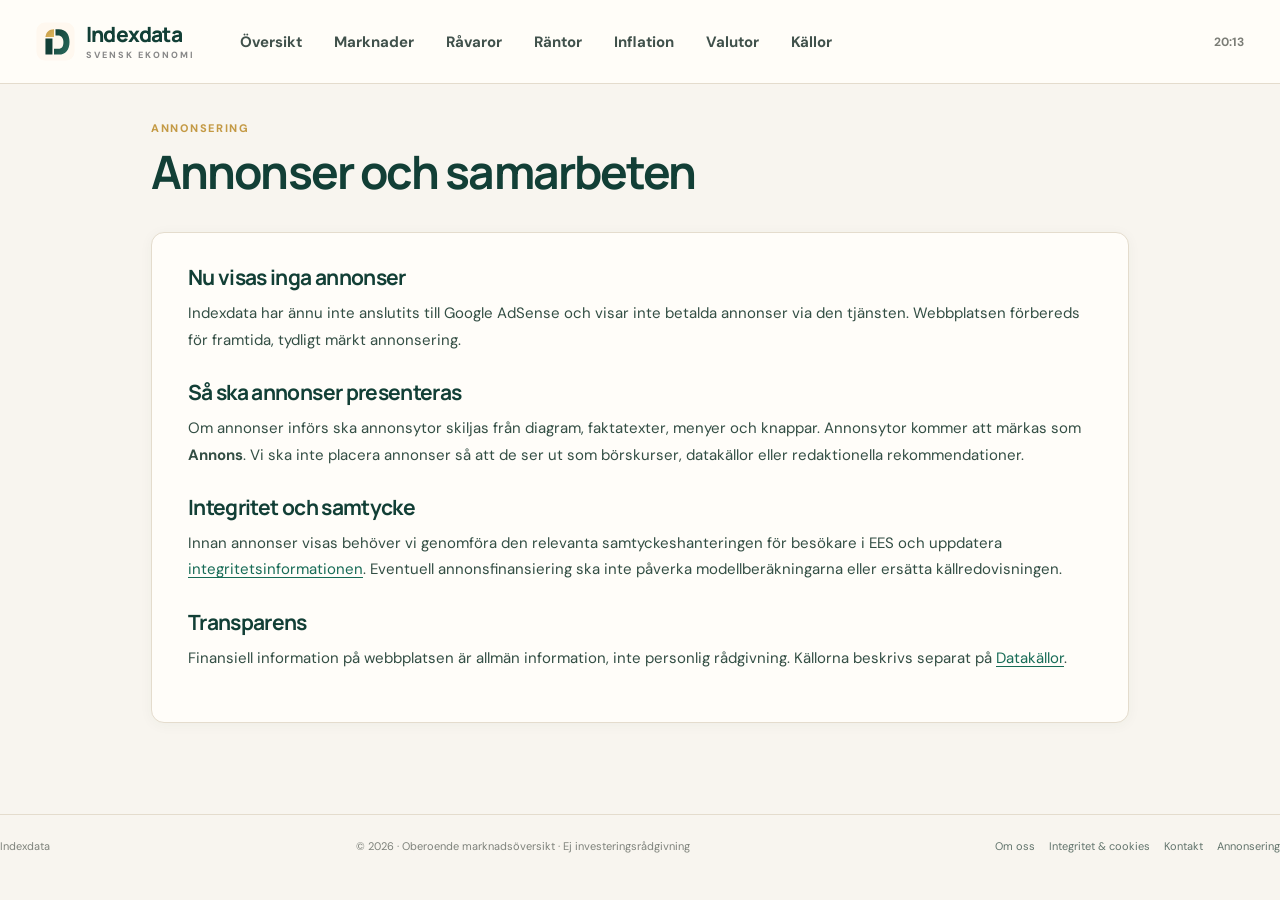
<file: annonsinformation.html>
<!doctype html>
<html lang="sv" data-page="info">
<head><meta charset="utf-8"><meta name="viewport" content="width=device-width, initial-scale=1">
<title>Annonser och samarbeten | Indexdata</title>
  <meta name="description" content="Information om eventuell framtida annonsering på Indexdata och hur sponsrat innehåll ska skiljas från oberoende statistik.">
  <meta name="theme-color" content="#123F36">
  <link rel="canonical" href="https://indexdata.se/annonsinformation.html">
  <link rel="icon" href="./assets/favicon.svg?v=21" type="image/svg+xml">
  <link rel="icon" type="image/png" sizes="32x32" href="./assets/favicon-32.png?v=21">
  <link rel="apple-touch-icon" sizes="180x180" href="./assets/apple-touch-icon.png?v=21">
  <link rel="manifest" href="./assets/site.webmanifest">
  <meta property="og:locale" content="sv_SE">
  <meta property="og:type" content="website">
  <meta property="og:site_name" content="Indexdata">
  <meta property="og:title" content="Annonser och samarbeten | Indexdata">
  <meta property="og:description" content="Information om eventuell framtida annonsering på Indexdata och hur sponsrat innehåll ska skiljas från oberoende statistik.">
  <meta property="og:url" content="https://indexdata.se/annonsinformation.html">
  <meta property="og:image" content="https://indexdata.se/assets/indexdata-social.png">
  <meta property="og:image:alt" content="Indexdata – svensk ekonomi i överblick">
  <meta name="twitter:card" content="summary_large_image">
  <meta name="twitter:image" content="https://indexdata.se/assets/indexdata-social.png">

<link rel="stylesheet" href="./assets/styles.css?v=21">
<script defer src="./assets/app.js?v=6"></script>
</head>
<body>
<header class="site-header">
<div class="header-inner">
<a class="brand" href="./index.html" aria-label="Indexdata – startsida"><img class="brand-symbol" src="./assets/indexdata-mark.svg" width="39" height="39" alt="" aria-hidden="true"><span class="brand-wordmark">Indexdata<small>SVENSK EKONOMI</small></span></a>
<nav aria-label="Huvudmeny" class="main-nav">
<a class="" href="./index.html">Översikt</a>
<a class="" href="./marknader.html">Marknader</a>
<a class="" href="./ravaror.html">Råvaror</a>
<a class="" href="./rantor.html">Räntor</a>
<a class="" href="./inflation.html">Inflation</a>
<a class="" href="./valutor.html">Valutor</a>
<a href="./kallor.html">Källor</a>
</nav>
<span aria-label="Klockslag i Sverige" class="header-time" id="clock">–</span>
</div>
</header>
<main class="main info-main" id="mainContent"><div class="page-heading"><div><div class="overline">ANNONSERING</div><h1>Annonser och samarbeten</h1></div></div><article class="surface info-content"><h2>Nu visas inga annonser</h2>
<p>Indexdata har ännu inte anslutits till Google AdSense och visar inte betalda annonser via den tjänsten. Webbplatsen förbereds för framtida, tydligt märkt annonsering.</p>
<h2>Så ska annonser presenteras</h2>
<p>Om annonser införs ska annonsytor skiljas från diagram, faktatexter, menyer och knappar. Annonsytor kommer att märkas som <strong>Annons</strong>. Vi ska inte placera annonser så att de ser ut som börskurser, datakällor eller redaktionella rekommendationer.</p>
<h2>Integritet och samtycke</h2>
<p>Innan annonser visas behöver vi genomföra den relevanta samtyckeshanteringen för besökare i EES och uppdatera <a href="./integritet.html">integritetsinformationen</a>. Eventuell annonsfinansiering ska inte påverka modellberäkningarna eller ersätta källredovisningen.</p>
<h2>Transparens</h2>
<p>Finansiell information på webbplatsen är allmän information, inte personlig rådgivning. Källorna beskrivs separat på <a href="./kallor.html">Datakällor</a>.</p></article></main>
<footer class="site-footer"><span>Indexdata</span><span>© <span id="copyrightYear">2026</span> · Oberoende marknadsöversikt · Ej investeringsrådgivning</span><nav class="footer-links" aria-label="Information om webbplatsen"><a href="./om.html">Om oss</a><a href="./integritet.html">Integritet &amp; cookies</a><a href="./kontakt.html">Kontakt</a><a href="./annonsinformation.html">Annonsering</a></nav></footer>
</body></html>
</file>
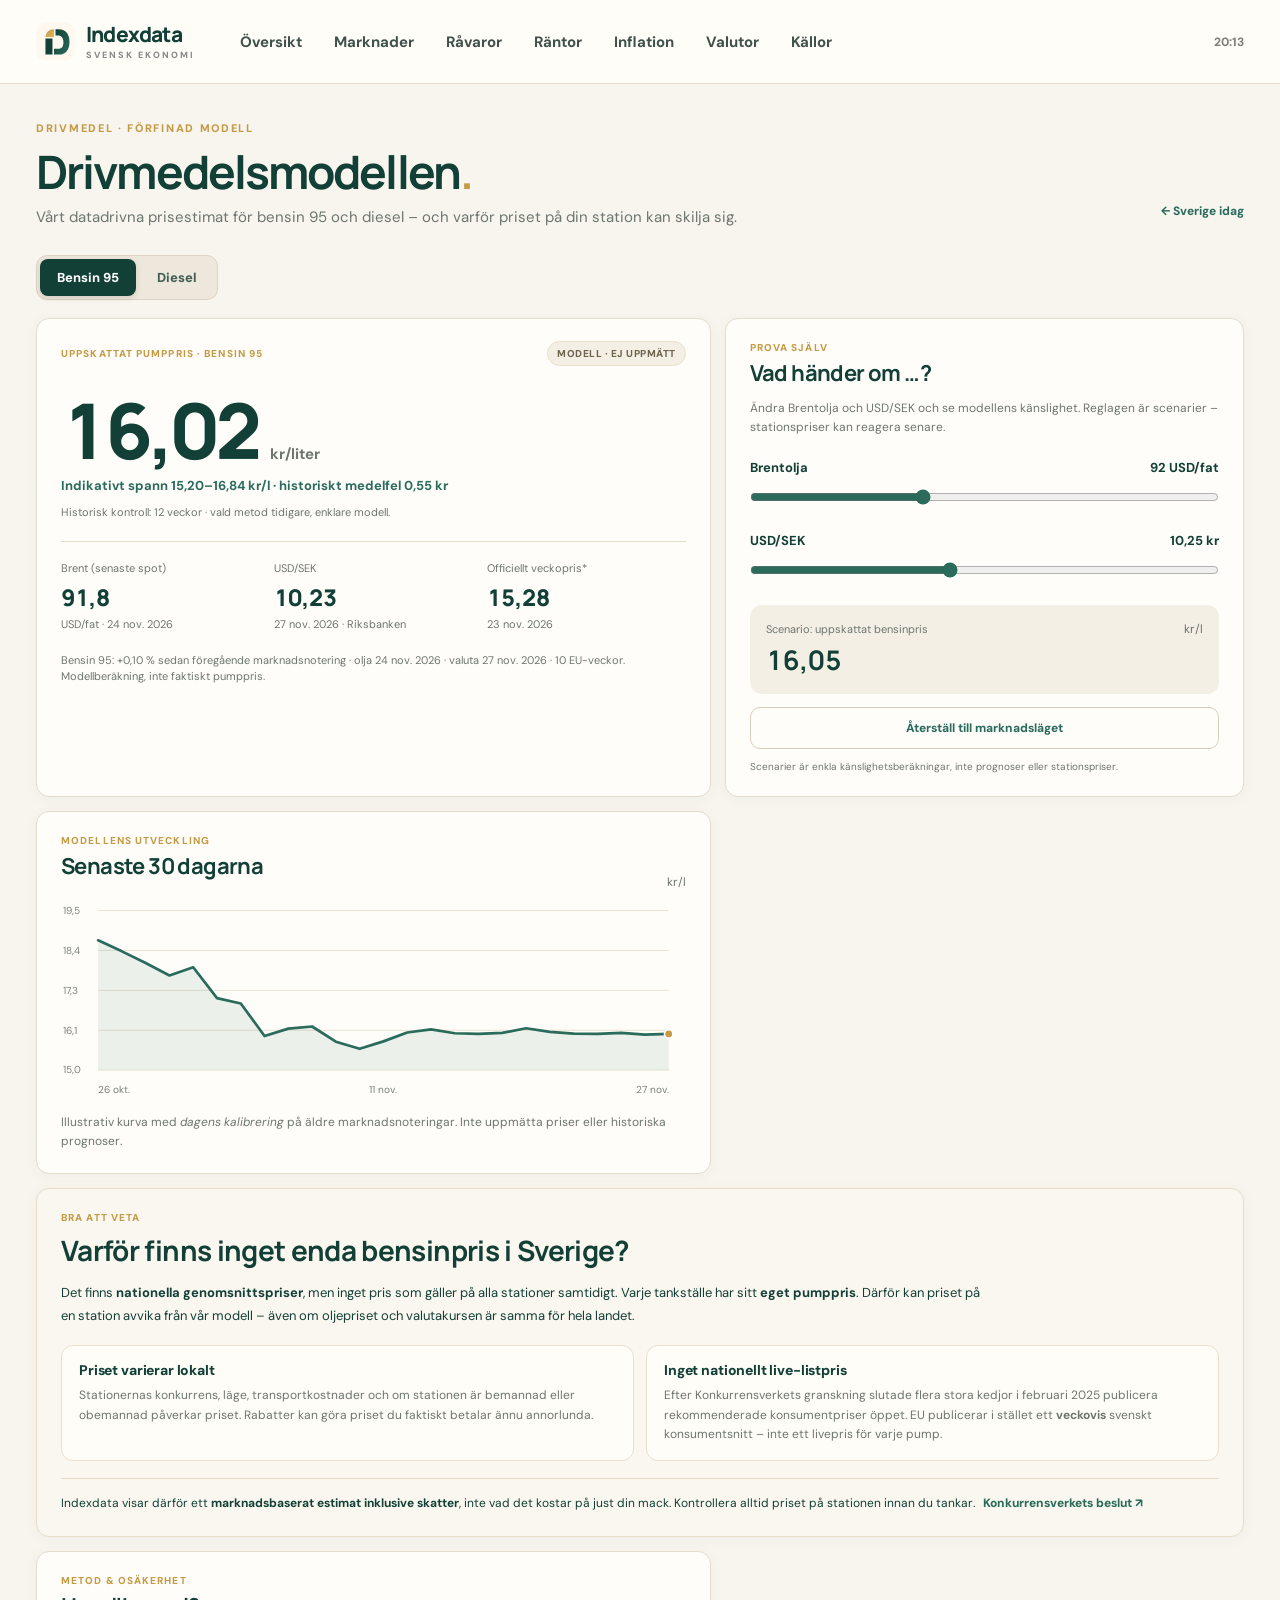
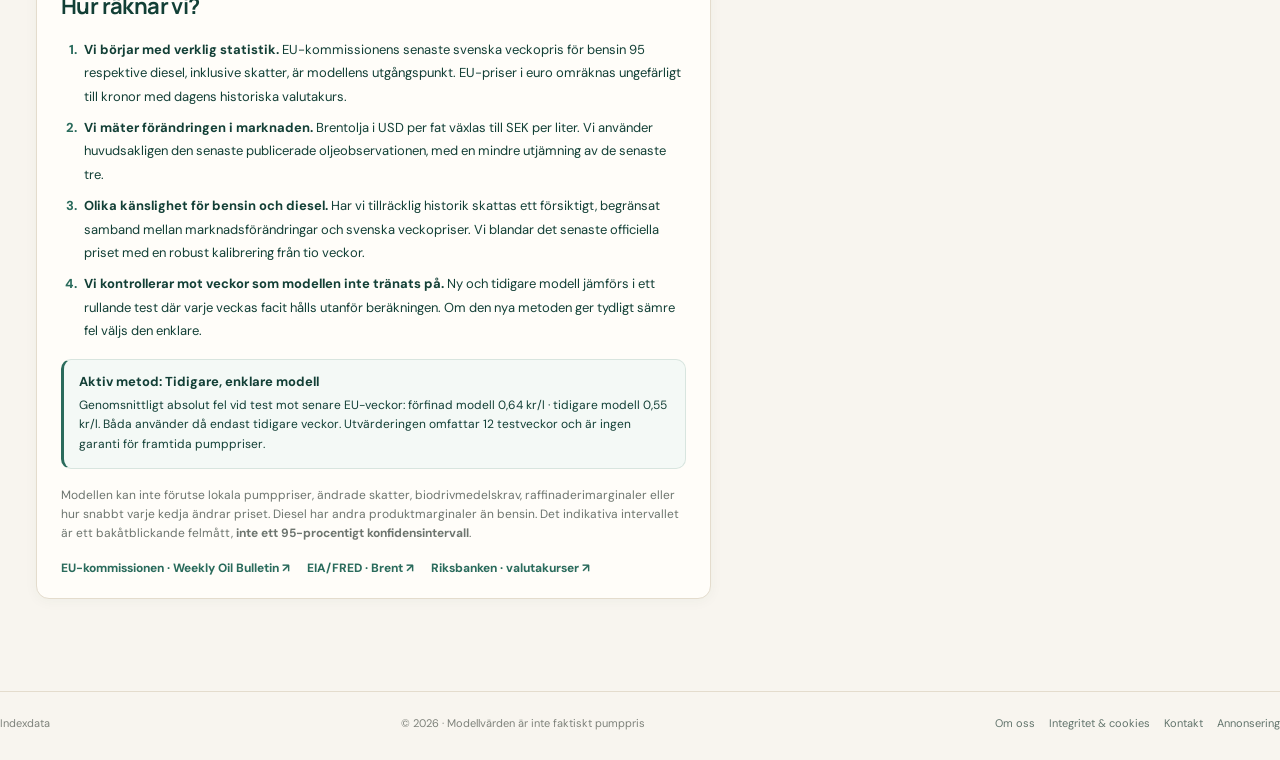
<file: bensinmodell.html>
<!doctype html>
<html lang="sv" data-page="bensinmodell">
<head>
  <meta charset="utf-8">
  <meta name="viewport" content="width=device-width, initial-scale=1">
  <meta name="theme-color" content="#123F36">
  <meta name="description" content="Se Indexdatas förfinade bensin- och dieselestimat, jämför historisk träffsäkerhet och förstå varför svenska pumppriser varierar mellan stationer.">
  <title>Bensin- och dieselestimat | Indexdata</title>
  <link rel="icon" href="./assets/favicon.svg?v=21" type="image/svg+xml">
  <link rel="stylesheet" href="./assets/styles.css?v=24">
  <script defer src="./assets/fuel-model.js?v=24"></script>
  <link rel="canonical" href="https://indexdata.se/bensinmodell.html">
  <link rel="icon" type="image/png" sizes="32x32" href="./assets/favicon-32.png?v=21">
  <link rel="apple-touch-icon" sizes="180x180" href="./assets/apple-touch-icon.png?v=21">
  <link rel="manifest" href="./assets/site.webmanifest">
  <meta name="application-name" content="Indexdata">
  <meta name="apple-mobile-web-app-title" content="Indexdata">
  <meta property="og:locale" content="sv_SE">
  <meta property="og:type" content="website">
  <meta property="og:site_name" content="Indexdata">
  <meta property="og:title" content="Bensin- och dieselestimat | Indexdata">
  <meta property="og:description" content="Se Indexdatas förfinade bensin- och dieselestimat, jämför historisk träffsäkerhet och förstå varför svenska pumppriser varierar mellan stationer.">
  <meta property="og:url" content="https://indexdata.se/bensinmodell.html">
  <meta property="og:image" content="https://indexdata.se/assets/indexdata-social.png">
  <meta property="og:image:width" content="1200">
  <meta property="og:image:height" content="630">
  <meta property="og:image:alt" content="Indexdata – svensk ekonomi i överblick">
  <meta name="twitter:card" content="summary_large_image">
  <meta name="twitter:title" content="Bensin- och dieselestimat | Indexdata">
  <meta name="twitter:description" content="Se Indexdatas förfinade bensin- och dieselestimat, jämför historisk träffsäkerhet och förstå varför svenska pumppriser varierar mellan stationer.">
  <meta name="twitter:image" content="https://indexdata.se/assets/indexdata-social.png">
</head>
<body>
<header class="site-header"><div class="header-inner">
  <a class="brand" href="./index.html" aria-label="Indexdata – startsida"><img class="brand-symbol" src="./assets/indexdata-mark.svg" width="39" height="39" alt="" aria-hidden="true"><span class="brand-wordmark">Indexdata<small>SVENSK EKONOMI</small></span></a>
  <nav class="main-nav" aria-label="Huvudmeny">
    <a href="./index.html">Översikt</a><a href="./marknader.html">Marknader</a><a href="./ravaror.html">Råvaror</a><a href="./rantor.html">Räntor</a><a href="./inflation.html">Inflation</a><a href="./valutor.html">Valutor</a><a href="./kallor.html">Källor</a>
  </nav>
  <span id="clock" class="header-time" aria-label="Klockslag i Sverige">–</span>
</div></header>
<main class="main" id="mainContent">
  <div class="page-heading fuel-page-heading"><div>
    <div class="overline">DRIVMEDEL · FÖRFINAD MODELL</div>
    <h1>Drivmedelsmodellen<span class="orange-period">.</span></h1>
    <p>Vårt datadrivna prisestimat för bensin 95 och diesel – och varför priset på din station kan skilja sig.</p>
  </div><a class="fuel-back-link" href="./index.html">← Sverige idag</a></div>
  <div class="fuel-type-tabs" role="group" aria-label="Välj drivmedel i modellen"><button type="button" data-fuel="petrol" aria-pressed="true">Bensin 95</button><button type="button" data-fuel="diesel" aria-pressed="false">Diesel</button></div>
  <div class="fuel-model-layout">
    <section class="surface fuel-model-hero" aria-labelledby="modelTitle">
      <div class="fuel-model-header"><span class="today-kicker" id="modelFuelTitle">UPPSKATTAT PUMPPRIS · BENSIN 95</span><span class="fuel-model-tag">MODELL · EJ UPPMÄTT</span></div>
      <h2 id="modelTitle" class="sr-only">Modellens uppskattade pris</h2>
      <div class="fuel-model-big" aria-live="polite"><strong id="modelPrice">—</strong><span>kr/liter</span></div>
      <div class="fuel-model-band" id="modelBand">Beräknar indikativt spann …</div>
      <p class="fuel-model-validation" id="modelValidation">Historisk kontroll visas när modellen har uppdaterats.</p>
      <div class="fuel-model-rule"></div>
      <div class="fuel-model-stats">
        <div><small>Brent (senaste spot)</small><strong id="modelBrent">—</strong><small id="modelBrentDate">USD/fat</small></div>
        <div><small>USD/SEK</small><strong id="modelUsdsek">—</strong><small id="modelUsdDate">Riksbanken</small></div>
        <div><small>Officiellt veckopris*</small><strong id="modelWeekly">—</strong><small id="modelWeeklyDate">Senaste observation</small></div>
      </div>
      <p class="fuel-model-status" id="modelStatus" role="status">Hämtar senast publicerade modell …</p>
    </section>
    <section class="surface fuel-model-scenarios" aria-labelledby="modelScenarioTitle">
      <div class="fuel-model-subtitle"><div class="today-kicker">PROVA SJÄLV</div><h2 id="modelScenarioTitle">Vad händer om …?</h2></div>
      <p class="fuel-muted">Ändra Brentolja och USD/SEK och se modellens känslighet. Reglagen är scenarier – stationspriser kan reagera senare.</p>
      <label class="fuel-slider-label" for="scenarioBrent"><span>Brentolja</span><strong id="scenarioBrentValue">— USD/fat</strong></label>
      <input id="scenarioBrent" type="range" min="30" max="200" step="1" disabled>
      <label class="fuel-slider-label" for="scenarioUsd"><span>USD/SEK</span><strong id="scenarioUsdValue">— kr</strong></label>
      <input id="scenarioUsd" type="range" min="6" max="16" step="0.05" disabled>
      <div class="fuel-model-result"><div><small id="scenarioFuelLabel">Scenario: uppskattat bensinpris</small><strong id="scenarioPrice">—</strong></div><span>kr/l</span></div>
      <button class="fuel-model-reset" id="scenarioReset" type="button" disabled>Återställ till marknadsläget</button>
      <small class="fuel-model-disclaimer">Scenarier är enkla känslighetsberäkningar, inte prognoser eller stationspriser.</small>
    </section>
    <section class="surface fuel-model-chart" aria-labelledby="modelChartTitle">
      <div class="fuel-model-chart-title"><div><div class="today-kicker">MODELLENS UTVECKLING</div><h2 id="modelChartTitle">Senaste 30 dagarna</h2></div><span class="fuel-muted">kr/l</span></div>
      <div class="fuel-chart-wrap" id="fuelChart" role="img" aria-label="Modellberäknade drivmedelspriser senaste 30 dagarna">Diagram visas när tillräckligt med marknadsdata finns.</div>
      <div class="fuel-muted fuel-chart-foot">Illustrativ kurva med <em>dagens kalibrering</em> på äldre marknadsnoteringar. Inte uppmätta priser eller historiska prognoser.</div>
    </section>
    <aside class="surface fuel-station-explainer" aria-labelledby="fuelStationWhyTitle">
      <div class="today-kicker">BRA ATT VETA</div>
      <h2 id="fuelStationWhyTitle">Varför finns inget enda bensinpris i Sverige?</h2>
      <p>Det finns <strong>nationella genomsnittspriser</strong>, men inget pris som gäller på alla stationer samtidigt. Varje tankställe har sitt <strong>eget pumppris</strong>. Därför kan priset på en station avvika från vår modell – även om oljepriset och valutakursen är samma för hela landet.</p>
      <div class="fuel-station-grid">
        <div>
          <h3>Priset varierar lokalt</h3>
          <p>Stationernas konkurrens, läge, transportkostnader och om stationen är bemannad eller obemannad påverkar priset. Rabatter kan göra priset du faktiskt betalar ännu annorlunda.</p>
        </div>
        <div>
          <h3>Inget nationellt live-listpris</h3>
          <p>Efter Konkurrensverkets granskning slutade flera stora kedjor i februari 2025 publicera rekommenderade konsumentpriser öppet. EU publicerar i stället ett <strong>veckovis</strong> svenskt konsumentsnitt – inte ett livepris för varje pump.</p>
        </div>
      </div>
      <p class="fuel-station-bottom">Indexdata visar därför ett <strong>marknadsbaserat estimat inklusive skatter</strong>, inte vad det kostar på just din mack. Kontrollera alltid priset på stationen innan du tankar.
        <a href="https://www.konkurrensverket.se/informationsmaterial/nyhetsarkiv/2024/ataganden-fran-drivmedelsbolag-ger-battre-forutsattningar-for-priskonkurrens/" target="_blank" rel="noopener noreferrer">Konkurrensverkets beslut ↗</a>
      </p>
    </aside>
    <section class="surface fuel-model-explain" aria-labelledby="modelMethodTitle">
      <div class="today-kicker">METOD &amp; OSÄKERHET</div><h2 id="modelMethodTitle">Hur räknar vi?</h2>
      <ol class="fuel-method-list">
        <li><strong>Vi börjar med verklig statistik.</strong> EU-kommissionens senaste svenska veckopris för bensin 95 respektive diesel, inklusive skatter, är modellens utgångspunkt. EU-priser i euro omräknas ungefärligt till kronor med dagens historiska valutakurs.</li>
        <li><strong>Vi mäter förändringen i marknaden.</strong> Brentolja i USD per fat växlas till SEK per liter. Vi använder huvudsakligen den senaste publicerade oljeobservationen, med en mindre utjämning av de senaste tre.</li>
        <li><strong>Olika känslighet för bensin och diesel.</strong> Har vi tillräcklig historik skattas ett försiktigt, begränsat samband mellan marknadsförändringar och svenska veckopriser. Vi blandar det senaste officiella priset med en robust kalibrering från tio veckor.</li>
        <li><strong>Vi kontrollerar mot veckor som modellen inte tränats på.</strong> Ny och tidigare modell jämförs i ett rullande test där varje veckas facit hålls utanför beräkningen. Om den nya metoden ger tydligt sämre fel väljs den enklare.</li>
      </ol>
      <div class="fuel-method-verification">
        <strong id="modelMethodChoice">Metodval visas när ny data finns</strong>
        <p id="modelMethodCompare">Felvärden publiceras separat för bensin och diesel. Ett historiskt genomsnittsfel garanterar inte samma fel nästa gång.</p>
      </div>
      <p class="fuel-muted">Modellen kan inte förutse lokala pumppriser, ändrade skatter, biodrivmedelskrav, raffinaderimarginaler eller hur snabbt varje kedja ändrar priset. Diesel har andra produktmarginaler än bensin. Det indikativa intervallet är ett bakåtblickande felmått, <strong>inte ett 95-procentigt konfidensintervall</strong>.</p>
      <div class="fuel-model-sources">
        <a href="https://energy.ec.europa.eu/data-and-analysis/weekly-oil-bulletin_en" target="_blank" rel="noopener noreferrer">EU-kommissionen · Weekly Oil Bulletin ↗</a>
        <a href="https://fred.stlouisfed.org/series/DCOILBRENTEU" target="_blank" rel="noopener noreferrer">EIA/FRED · Brent ↗</a>
        <a href="https://www.riksbank.se/sv/statistik/rantor-och-valutakurser/hamta-rantor-och-valutakurser-via-api/" target="_blank" rel="noopener noreferrer">Riksbanken · valutakurser ↗</a>
      </div>
    </section>
  </div>
</main>
<footer class="site-footer"><span>Indexdata</span><span>© <span id="copyrightYear">2026</span> · Modellvärden är inte faktiskt pumppris</span><nav class="footer-links" aria-label="Information om webbplatsen"><a href="./om.html">Om oss</a><a href="./integritet.html">Integritet &amp; cookies</a><a href="./kontakt.html">Kontakt</a><a href="./annonsinformation.html">Annonsering</a></nav></footer>
</body>
</html>
</file>
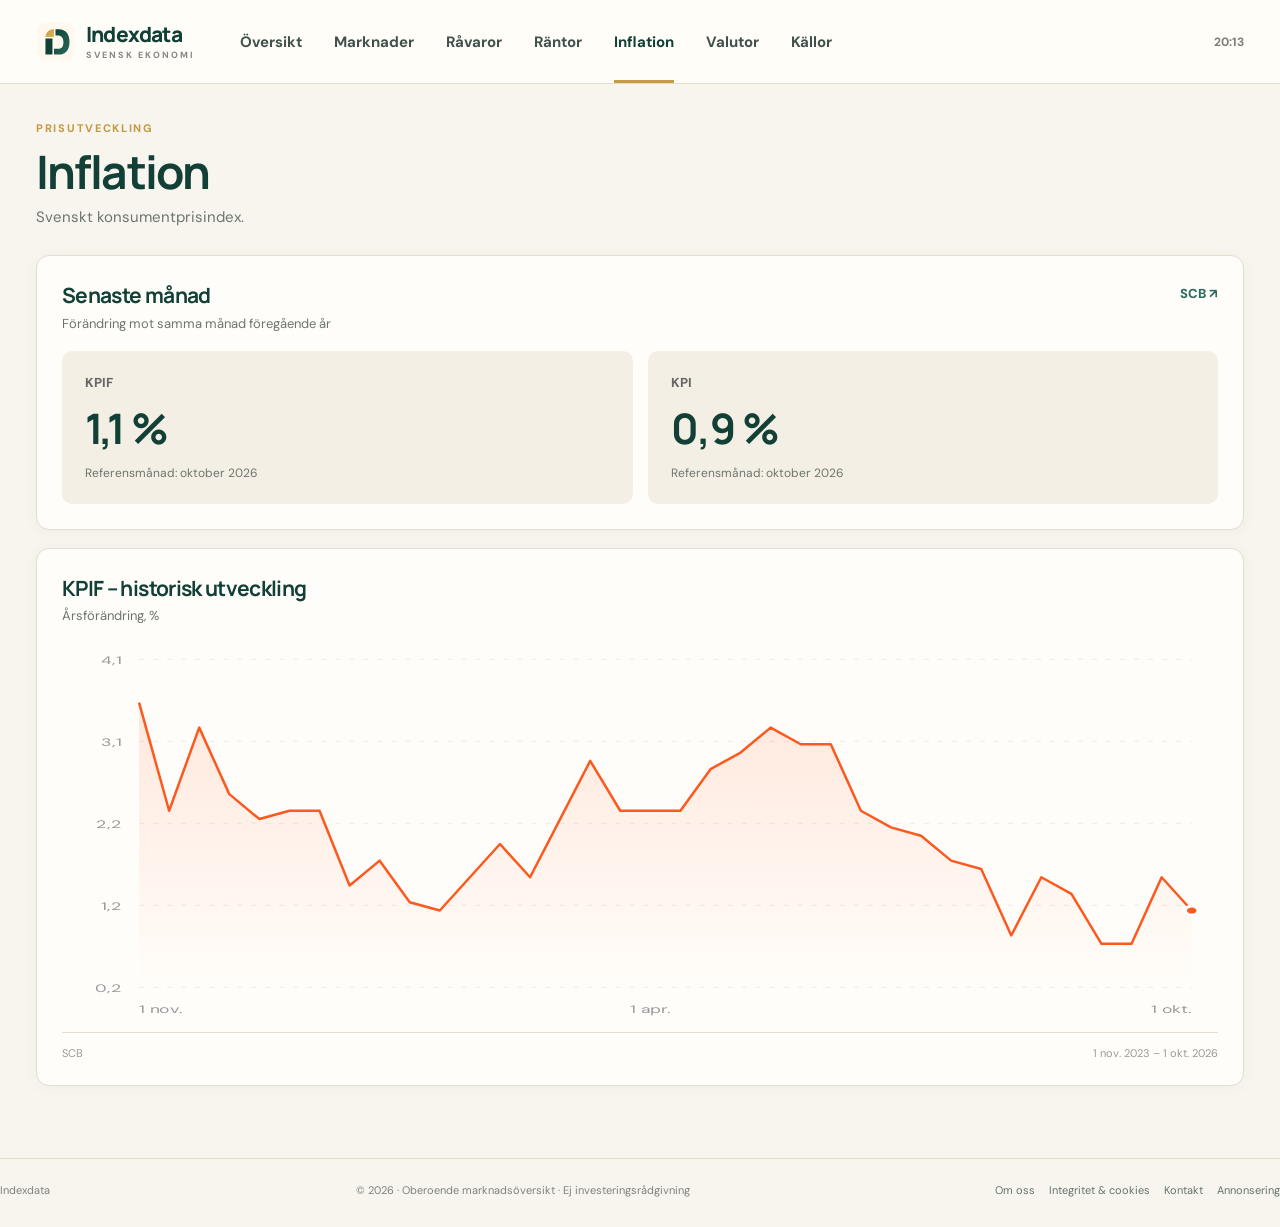
<file: inflation.html>
<!doctype html>

<html data-page="inflation" lang="sv">
<head>
<meta charset="utf-8"/>
<meta content="width=device-width, initial-scale=1" name="viewport"/>
<meta name="description" content="Se utvecklingen för KPI och KPIF i Sverige, med aktuell statistik från SCB.">
<meta name="theme-color" content="#123F36">
<title>Inflation i Sverige | Indexdata</title>
<link rel="icon" href="./assets/favicon.svg?v=21" type="image/svg+xml">
<link href="./assets/styles.css?v=21" rel="stylesheet"/>
<script defer="" src="./assets/app.js?v=6"></script>
  <link rel="canonical" href="https://indexdata.se/inflation.html">
  <link rel="icon" type="image/png" sizes="32x32" href="./assets/favicon-32.png?v=21">
  <link rel="apple-touch-icon" sizes="180x180" href="./assets/apple-touch-icon.png?v=21">
  <link rel="manifest" href="./assets/site.webmanifest">
  <meta name="application-name" content="Indexdata">
  <meta name="apple-mobile-web-app-title" content="Indexdata">
  <meta property="og:locale" content="sv_SE">
  <meta property="og:type" content="website">
  <meta property="og:site_name" content="Indexdata">
  <meta property="og:title" content="Inflation i Sverige | Indexdata">
  <meta property="og:description" content="Se utvecklingen för KPI och KPIF i Sverige, med aktuell statistik från SCB.">
  <meta property="og:url" content="https://indexdata.se/inflation.html">
  <meta property="og:image" content="https://indexdata.se/assets/indexdata-social.png">
  <meta property="og:image:width" content="1200">
  <meta property="og:image:height" content="630">
  <meta property="og:image:alt" content="Indexdata – svensk ekonomi i överblick">
  <meta name="twitter:card" content="summary_large_image">
  <meta name="twitter:title" content="Inflation i Sverige | Indexdata">
  <meta name="twitter:description" content="Se utvecklingen för KPI och KPIF i Sverige, med aktuell statistik från SCB.">
  <meta name="twitter:image" content="https://indexdata.se/assets/indexdata-social.png">
</head>
<body>
<header class="site-header">
<div class="header-inner">
<a class="brand" href="./index.html" aria-label="Indexdata – startsida"><img class="brand-symbol" src="./assets/indexdata-mark.svg" width="39" height="39" alt="" aria-hidden="true"><span class="brand-wordmark">Indexdata<small>SVENSK EKONOMI</small></span></a>
<nav aria-label="Huvudmeny" class="main-nav">
<a class="" href="./index.html">Översikt</a>
<a class="" href="./marknader.html">Marknader</a>
<a class="" href="./ravaror.html">Råvaror</a>
<a class="" href="./rantor.html">Räntor</a>
<a aria-current="page" class="active" href="./inflation.html">Inflation</a>
<a class="" href="./valutor.html">Valutor</a>
<a class="" href="./kallor.html">Källor</a>
</nav>
<span aria-label="Klockslag i Sverige" class="header-time" id="clock">–</span>
</div>
</header>
<main class="main" id="mainContent">
<!-- ÖVERSIKT -->

<!-- MARKNADER -->

<!-- RÄNTOR -->

<!-- INFLATION -->
<section aria-labelledby="inflationTitle" class="current-page" id="inflation">
<div class="page-heading"><div><div class="overline">PRISUTVECKLING</div><h1 id="inflationTitle">Inflation</h1><p>Svenskt konsumentprisindex.</p></div></div>
<section class="surface inflation-main">
<div class="block-head"><div><h2>Senaste månad</h2><p>Förändring mot samma månad föregående år</p></div><a class="source-link" href="https://www.scb.se/PR0101" rel="noopener noreferrer" target="_blank">SCB ↗</a></div>
<div class="inflation-card-grid">
<div class="inflation-metric"><span>KPIF</span><strong id="kpifValue">—</strong><small id="kpifDate">–</small></div>
<div class="inflation-metric"><span>KPI</span><strong id="kpiValue">—</strong><small id="kpiDate">–</small></div>
</div>
</section>
<section aria-labelledby="inflationGraphTitle" class="surface inflation-graph"><div class="block-head"><div><h2 id="inflationGraphTitle">KPIF – historisk utveckling</h2><p>Årsförändring, %</p></div></div><div class="chart-box chart-box-full" id="inflationChart"><div class="chart-empty">Ingen historik tillgänglig</div></div><div class="panel-foot"><span>SCB</span><span id="inflationPeriod">–</span></div></section>
</section>
<!-- VALUTOR -->

<!-- KÄLLOR -->

</main>
<footer class="site-footer"><span>Indexdata</span><span>© <span id="copyrightYear">2026</span> · Oberoende marknadsöversikt · Ej investeringsrådgivning</span><nav class="footer-links" aria-label="Information om webbplatsen"><a href="./om.html">Om oss</a><a href="./integritet.html">Integritet &amp; cookies</a><a href="./kontakt.html">Kontakt</a><a href="./annonsinformation.html">Annonsering</a></nav></footer>
</body>
</html>
</file>
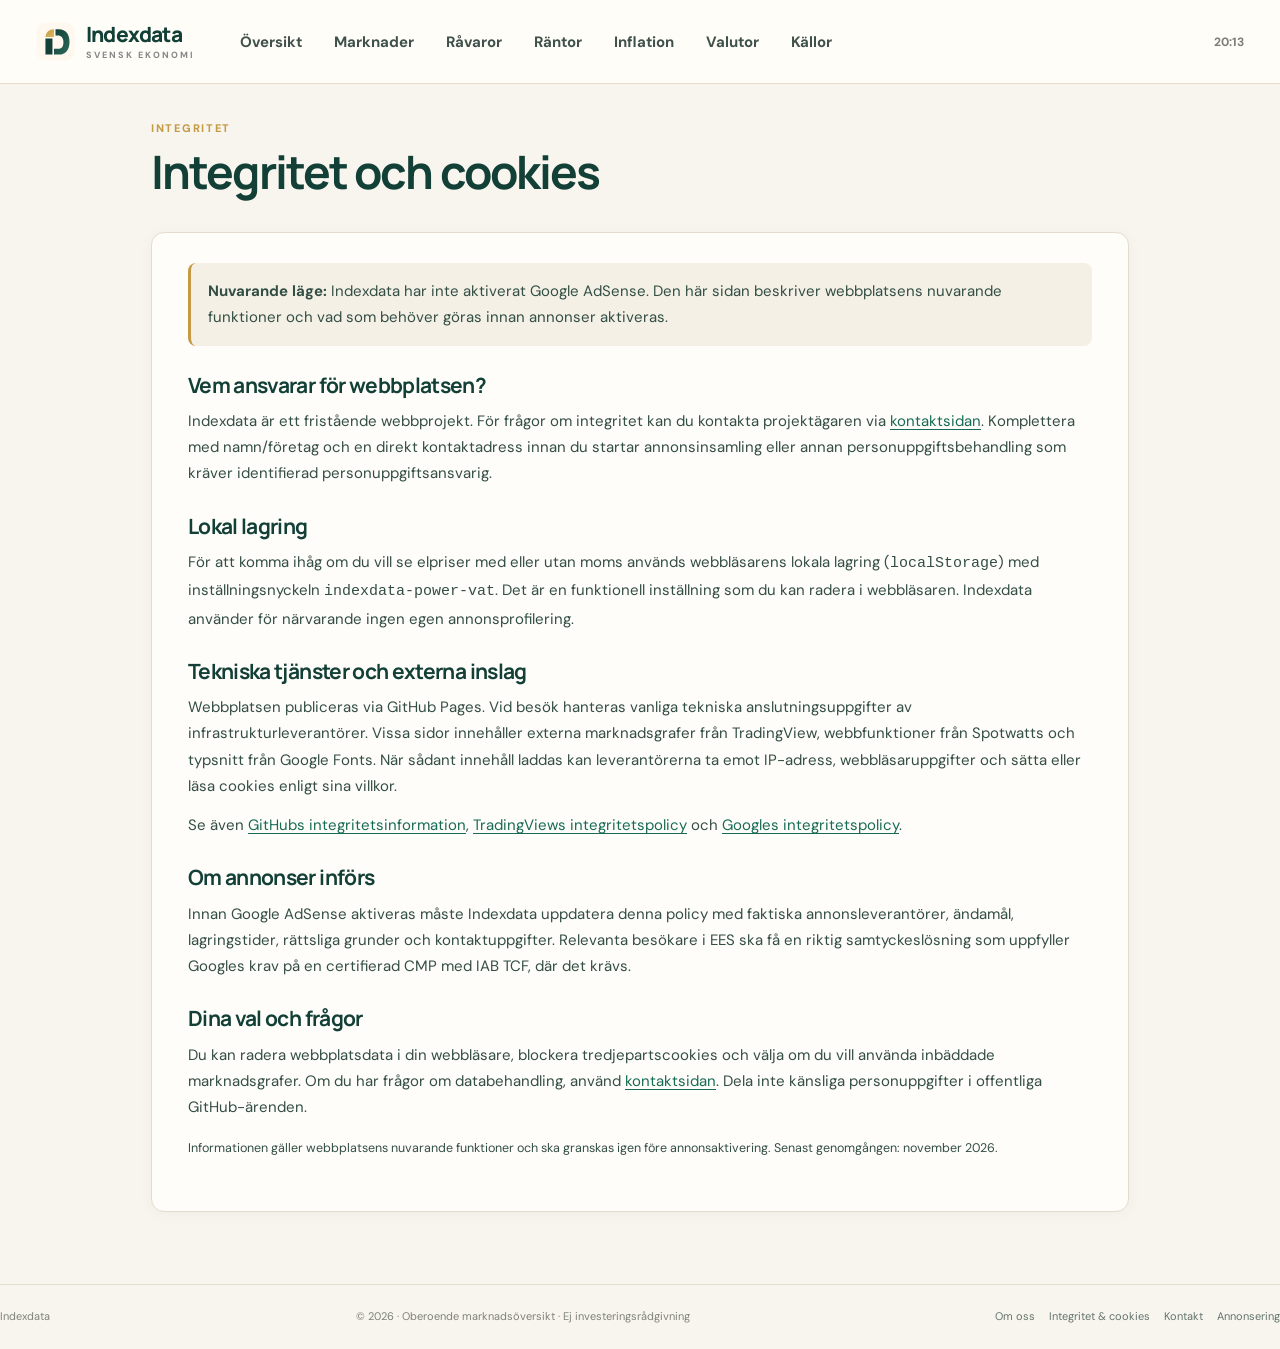
<file: integritet.html>
<!doctype html>
<html lang="sv" data-page="info">
<head><meta charset="utf-8"><meta name="viewport" content="width=device-width, initial-scale=1">
<title>Integritet och cookies | Indexdata</title>
  <meta name="description" content="Information om lokal lagring, tredjepartstjänster, integritet och hur Indexdata förbereder framtida annonsering.">
  <meta name="theme-color" content="#123F36">
  <link rel="canonical" href="https://indexdata.se/integritet.html">
  <link rel="icon" href="./assets/favicon.svg?v=21" type="image/svg+xml">
  <link rel="icon" type="image/png" sizes="32x32" href="./assets/favicon-32.png?v=21">
  <link rel="apple-touch-icon" sizes="180x180" href="./assets/apple-touch-icon.png?v=21">
  <link rel="manifest" href="./assets/site.webmanifest">
  <meta property="og:locale" content="sv_SE">
  <meta property="og:type" content="website">
  <meta property="og:site_name" content="Indexdata">
  <meta property="og:title" content="Integritet och cookies | Indexdata">
  <meta property="og:description" content="Information om lokal lagring, tredjepartstjänster, integritet och hur Indexdata förbereder framtida annonsering.">
  <meta property="og:url" content="https://indexdata.se/integritet.html">
  <meta property="og:image" content="https://indexdata.se/assets/indexdata-social.png">
  <meta property="og:image:alt" content="Indexdata – svensk ekonomi i överblick">
  <meta name="twitter:card" content="summary_large_image">
  <meta name="twitter:image" content="https://indexdata.se/assets/indexdata-social.png">

<link rel="stylesheet" href="./assets/styles.css?v=21">
<script defer src="./assets/app.js?v=6"></script>
</head>
<body>
<header class="site-header">
<div class="header-inner">
<a class="brand" href="./index.html" aria-label="Indexdata – startsida"><img class="brand-symbol" src="./assets/indexdata-mark.svg" width="39" height="39" alt="" aria-hidden="true"><span class="brand-wordmark">Indexdata<small>SVENSK EKONOMI</small></span></a>
<nav aria-label="Huvudmeny" class="main-nav">
<a class="" href="./index.html">Översikt</a>
<a class="" href="./marknader.html">Marknader</a>
<a class="" href="./ravaror.html">Råvaror</a>
<a class="" href="./rantor.html">Räntor</a>
<a class="" href="./inflation.html">Inflation</a>
<a class="" href="./valutor.html">Valutor</a>
<a href="./kallor.html">Källor</a>
</nav>
<span aria-label="Klockslag i Sverige" class="header-time" id="clock">–</span>
</div>
</header>
<main class="main info-main" id="mainContent"><div class="page-heading"><div><div class="overline">INTEGRITET</div><h1>Integritet och cookies</h1></div></div><article class="surface info-content"><p class="note"><strong>Nuvarande läge:</strong> Indexdata har inte aktiverat Google AdSense. Den här sidan beskriver webbplatsens nuvarande funktioner och vad som behöver göras innan annonser aktiveras.</p>
<h2>Vem ansvarar för webbplatsen?</h2>
<p>Indexdata är ett fristående webbprojekt. För frågor om integritet kan du kontakta projektägaren via <a href="./kontakt.html">kontaktsidan</a>. Komplettera med namn/företag och en direkt kontaktadress innan du startar annonsinsamling eller annan personuppgiftsbehandling som kräver identifierad personuppgiftsansvarig.</p>
<h2>Lokal lagring</h2>
<p>För att komma ihåg om du vill se elpriser med eller utan moms används webbläsarens lokala lagring (<code>localStorage</code>) med inställningsnyckeln <code>indexdata-power-vat</code>. Det är en funktionell inställning som du kan radera i webbläsaren. Indexdata använder för närvarande ingen egen annonsprofilering.</p>
<h2>Tekniska tjänster och externa inslag</h2>
<p>Webbplatsen publiceras via GitHub Pages. Vid besök hanteras vanliga tekniska anslutningsuppgifter av infrastrukturleverantörer. Vissa sidor innehåller externa marknadsgrafer från TradingView, webbfunktioner från Spotwatts och typsnitt från Google Fonts. När sådant innehåll laddas kan leverantörerna ta emot IP-adress, webbläsaruppgifter och sätta eller läsa cookies enligt sina villkor.</p>
<p>Se även <a href="https://docs.github.com/en/site-policy/privacy-policies/github-general-privacy-statement" target="_blank" rel="noopener noreferrer">GitHubs integritetsinformation</a>, <a href="https://www.tradingview.com/privacy-policy/" target="_blank" rel="noopener noreferrer">TradingViews integritetspolicy</a> och <a href="https://policies.google.com/privacy" target="_blank" rel="noopener noreferrer">Googles integritetspolicy</a>.</p>
<h2>Om annonser införs</h2>
<p>Innan Google AdSense aktiveras måste Indexdata uppdatera denna policy med faktiska annonsleverantörer, ändamål, lagringstider, rättsliga grunder och kontaktuppgifter. Relevanta besökare i EES ska få en riktig samtyckeslösning som uppfyller Googles krav på en certifierad CMP med IAB TCF, där det krävs.</p>
<h2>Dina val och frågor</h2>
<p>Du kan radera webbplatsdata i din webbläsare, blockera tredjepartscookies och välja om du vill använda inbäddade marknadsgrafer. Om du har frågor om databehandling, använd <a href="./kontakt.html">kontaktsidan</a>. Dela inte känsliga personuppgifter i offentliga GitHub-ärenden.</p>
<p><small>Informationen gäller webbplatsens nuvarande funktioner och ska granskas igen före annonsaktivering. Senast genomgången: november 2026.</small></p></article></main>
<footer class="site-footer"><span>Indexdata</span><span>© <span id="copyrightYear">2026</span> · Oberoende marknadsöversikt · Ej investeringsrådgivning</span><nav class="footer-links" aria-label="Information om webbplatsen"><a href="./om.html">Om oss</a><a href="./integritet.html">Integritet &amp; cookies</a><a href="./kontakt.html">Kontakt</a><a href="./annonsinformation.html">Annonsering</a></nav></footer>
</body></html>
</file>
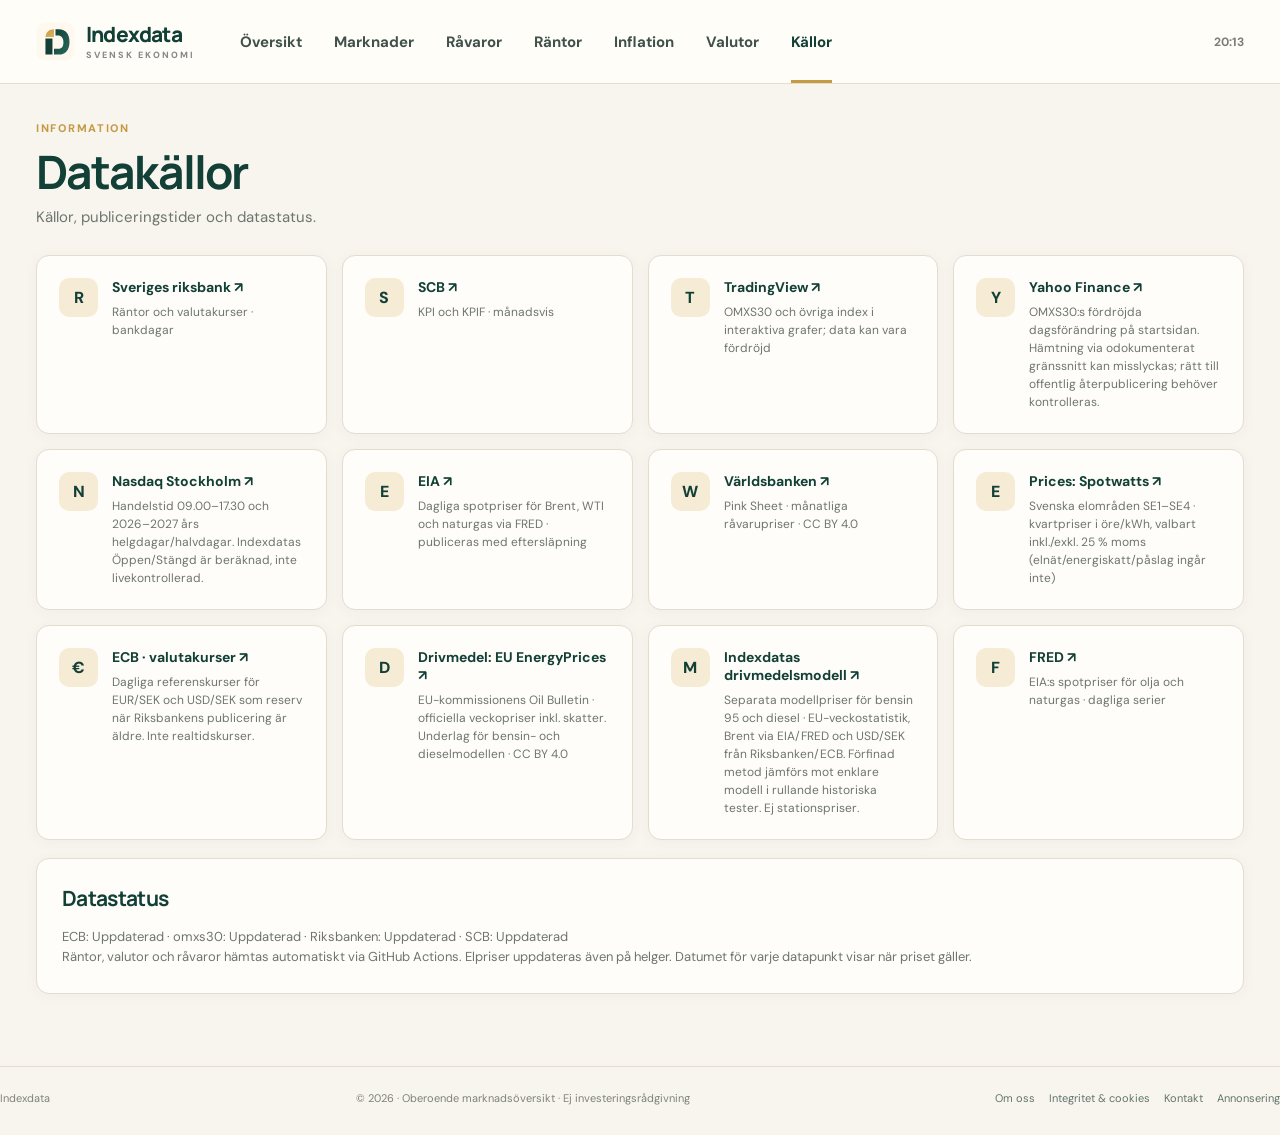
<file: kallor.html>
<!DOCTYPE html>

<html data-page="kallor" lang="sv">
<head>
<meta charset="utf-8"/>
<meta content="width=device-width, initial-scale=1" name="viewport"/>
<meta name="description" content="Läs varifrån Indexdatas uppgifter kommer, hur ofta de uppdateras och vilka begränsningar som gäller.">
<meta name="theme-color" content="#123F36">
<title>Datakällor och metod | Indexdata</title>
<link rel="icon" href="./assets/favicon.svg?v=21" type="image/svg+xml">
<link href="./assets/styles.css?v=21" rel="stylesheet"/>
<script defer="" src="./assets/app.js?v=6"></script>
  <link rel="canonical" href="https://indexdata.se/kallor.html">
  <link rel="icon" type="image/png" sizes="32x32" href="./assets/favicon-32.png?v=21">
  <link rel="apple-touch-icon" sizes="180x180" href="./assets/apple-touch-icon.png?v=21">
  <link rel="manifest" href="./assets/site.webmanifest">
  <meta name="application-name" content="Indexdata">
  <meta name="apple-mobile-web-app-title" content="Indexdata">
  <meta property="og:locale" content="sv_SE">
  <meta property="og:type" content="website">
  <meta property="og:site_name" content="Indexdata">
  <meta property="og:title" content="Datakällor och metod | Indexdata">
  <meta property="og:description" content="Läs varifrån Indexdatas uppgifter kommer, hur ofta de uppdateras och vilka begränsningar som gäller.">
  <meta property="og:url" content="https://indexdata.se/kallor.html">
  <meta property="og:image" content="https://indexdata.se/assets/indexdata-social.png">
  <meta property="og:image:width" content="1200">
  <meta property="og:image:height" content="630">
  <meta property="og:image:alt" content="Indexdata – svensk ekonomi i överblick">
  <meta name="twitter:card" content="summary_large_image">
  <meta name="twitter:title" content="Datakällor och metod | Indexdata">
  <meta name="twitter:description" content="Läs varifrån Indexdatas uppgifter kommer, hur ofta de uppdateras och vilka begränsningar som gäller.">
  <meta name="twitter:image" content="https://indexdata.se/assets/indexdata-social.png">
</head>
<body>
<header class="site-header">
<div class="header-inner">
<a class="brand" href="./index.html" aria-label="Indexdata – startsida"><img class="brand-symbol" src="./assets/indexdata-mark.svg" width="39" height="39" alt="" aria-hidden="true"><span class="brand-wordmark">Indexdata<small>SVENSK EKONOMI</small></span></a>
<nav aria-label="Huvudmeny" class="main-nav">
<a class="" href="./index.html">Översikt</a>
<a class="" href="./marknader.html">Marknader</a>
<a class="" href="./ravaror.html">Råvaror</a>
<a class="" href="./rantor.html">Räntor</a>
<a class="" href="./inflation.html">Inflation</a>
<a class="" href="./valutor.html">Valutor</a>
<a aria-current="page" class="active" href="./kallor.html">Källor</a>
</nav>
<span aria-label="Klockslag i Sverige" class="header-time" id="clock">–</span>
</div>
</header>
<main class="main" id="mainContent">
<!-- ÖVERSIKT -->
<!-- MARKNADER -->
<!-- RÄNTOR -->
<!-- INFLATION -->
<!-- VALUTOR -->
<!-- KÄLLOR -->
<section aria-labelledby="sourcesTitle" class="current-page" id="kallor">
<div class="page-heading"><div><div class="overline">INFORMATION</div><h1 id="sourcesTitle">Datakällor</h1><p>Källor, publiceringstider och datastatus.</p></div></div>
<div class="source-grid">
<a class="surface source-item" href="https://www.riksbank.se/sv/statistik/rantor-och-valutakurser/hamta-rantor-och-valutakurser-via-api/" rel="noopener noreferrer" target="_blank"><span class="source-logo">R</span><span><strong>Sveriges riksbank ↗</strong><small>Räntor och valutakurser · bankdagar</small></span></a>
<a class="surface source-item" href="https://www.scb.se/vara-tjanster/oppna-data/" rel="noopener noreferrer" target="_blank"><span class="source-logo">S</span><span><strong>SCB ↗</strong><small>KPI och KPIF · månadsvis</small></span></a>
<a class="surface source-item" href="https://www.tradingview.com/widget/" rel="noopener noreferrer" target="_blank"><span class="source-logo">T</span><span><strong>TradingView ↗</strong><small>OMXS30 och övriga index i interaktiva grafer; data kan vara fördröjd</small></span></a>
<a class="surface source-item" href="https://finance.yahoo.com/quote/%5EOMXS30/" rel="noopener noreferrer" target="_blank"><span class="source-logo">Y</span><span><strong>Yahoo Finance ↗</strong><small>OMXS30:s fördröjda dagsförändring på startsidan. Hämtning via odokumenterat gränssnitt kan misslyckas; rätt till offentlig återpublicering behöver kontrolleras.</small></span></a>
<a class="surface source-item" href="https://www.nasdaq.com/european-market-activity/trading-hours" rel="noopener noreferrer" target="_blank"><span class="source-logo">N</span><span><strong>Nasdaq Stockholm ↗</strong><small>Handelstid 09.00–17.30 och 2026–2027 års helgdagar/halvdagar. Indexdatas Öppen/Stängd är beräknad, inte livekontrollerad.</small></span></a>
<a class="surface source-item" href="https://www.eia.gov/opendata/" rel="noopener noreferrer" target="_blank"><span class="source-logo">E</span><span><strong>EIA ↗</strong><small>Dagliga spotpriser för Brent, WTI och naturgas via FRED · publiceras med eftersläpning</small></span></a>
<a class="surface source-item" href="https://www.worldbank.org/en/research/commodity-markets" rel="noopener noreferrer" target="_blank"><span class="source-logo">W</span><span><strong>Världsbanken ↗</strong><small>Pink Sheet · månatliga råvarupriser · CC BY 4.0</small></span></a>
<a class="surface source-item" href="https://spotwatts.com/" rel="noopener noreferrer" target="_blank"><span class="source-logo">E</span><span><strong>Prices: Spotwatts ↗</strong><small>Svenska elområden SE1–SE4 · kvartpriser i öre/kWh, valbart inkl./exkl. 25 % moms (elnät/energiskatt/påslag ingår inte)</small></span></a>


<a class="surface source-item" href="https://www.ecb.europa.eu/stats/policy_and_exchange_rates/euro_reference_exchange_rates/html/index.en.html" rel="noopener noreferrer" target="_blank"><span class="source-logo">€</span><span><strong>ECB · valutakurser ↗</strong><small>Dagliga referenskurser för EUR/SEK och USD/SEK som reserv när Riksbankens publicering är äldre. Inte realtidskurser.</small></span></a>
<a class="surface source-item" href="https://www.euenergyprices.eu/en/data" rel="noopener noreferrer" target="_blank"><span class="source-logo">D</span><span><strong>Drivmedel: EU EnergyPrices ↗</strong><small>EU-kommissionens Oil Bulletin · officiella veckopriser inkl. skatter. Underlag för bensin- och dieselmodellen · CC BY 4.0</small></span></a>
<a class="surface source-item" href="./bensinmodell.html"><span class="source-logo">M</span><span><strong>Indexdatas drivmedelsmodell ↗</strong><small>Separata modellpriser för bensin 95 och diesel · EU-veckostatistik, Brent via EIA/FRED och USD/SEK från Riksbanken/ECB. Förfinad metod jämförs mot enklare modell i rullande historiska tester. Ej stationspriser.</small></span></a>
<a class="surface source-item" href="https://fred.stlouisfed.org/" rel="noopener noreferrer" target="_blank"><span class="source-logo">F</span><span><strong>FRED ↗</strong><small>EIA:s spotpriser för olja och naturgas · dagliga serier</small></span></a></div>
<section class="surface data-status"><h2>Datastatus</h2><div class="status-line" id="healthStatus">Hämtar status…</div><p>Räntor, valutor och råvaror hämtas automatiskt via GitHub Actions. Elpriser uppdateras även på helger. Datumet för varje datapunkt visar när priset gäller.</p></section>
</section>
</main>
<footer class="site-footer"><span>Indexdata</span><span>© <span id="copyrightYear">2026</span> · Oberoende marknadsöversikt · Ej investeringsrådgivning</span><nav class="footer-links" aria-label="Information om webbplatsen"><a href="./om.html">Om oss</a><a href="./integritet.html">Integritet &amp; cookies</a><a href="./kontakt.html">Kontakt</a><a href="./annonsinformation.html">Annonsering</a></nav></footer>
</body>
</html>
</file>
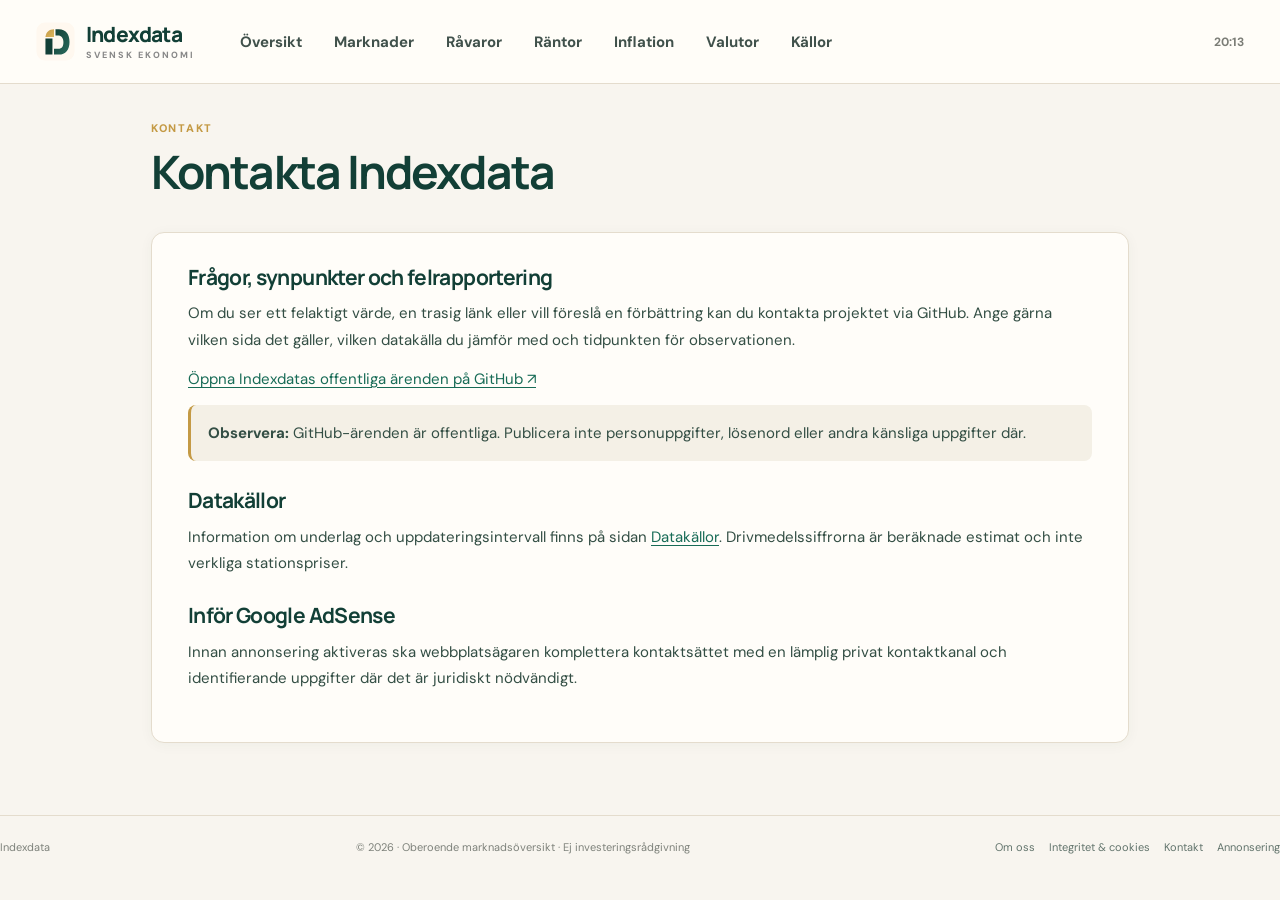
<file: kontakt.html>
<!doctype html>
<html lang="sv" data-page="info">
<head><meta charset="utf-8"><meta name="viewport" content="width=device-width, initial-scale=1">
<title>Kontakt | Indexdata</title>
  <meta name="description" content="Kontakta Indexdata om datafel, rättelser, synpunkter och frågor kring webbplatsen.">
  <meta name="theme-color" content="#123F36">
  <link rel="canonical" href="https://indexdata.se/kontakt.html">
  <link rel="icon" href="./assets/favicon.svg?v=21" type="image/svg+xml">
  <link rel="icon" type="image/png" sizes="32x32" href="./assets/favicon-32.png?v=21">
  <link rel="apple-touch-icon" sizes="180x180" href="./assets/apple-touch-icon.png?v=21">
  <link rel="manifest" href="./assets/site.webmanifest">
  <meta property="og:locale" content="sv_SE">
  <meta property="og:type" content="website">
  <meta property="og:site_name" content="Indexdata">
  <meta property="og:title" content="Kontakt | Indexdata">
  <meta property="og:description" content="Kontakta Indexdata om datafel, rättelser, synpunkter och frågor kring webbplatsen.">
  <meta property="og:url" content="https://indexdata.se/kontakt.html">
  <meta property="og:image" content="https://indexdata.se/assets/indexdata-social.png">
  <meta property="og:image:alt" content="Indexdata – svensk ekonomi i överblick">
  <meta name="twitter:card" content="summary_large_image">
  <meta name="twitter:image" content="https://indexdata.se/assets/indexdata-social.png">

<link rel="stylesheet" href="./assets/styles.css?v=21">
<script defer src="./assets/app.js?v=6"></script>
</head>
<body>
<header class="site-header">
<div class="header-inner">
<a class="brand" href="./index.html" aria-label="Indexdata – startsida"><img class="brand-symbol" src="./assets/indexdata-mark.svg" width="39" height="39" alt="" aria-hidden="true"><span class="brand-wordmark">Indexdata<small>SVENSK EKONOMI</small></span></a>
<nav aria-label="Huvudmeny" class="main-nav">
<a class="" href="./index.html">Översikt</a>
<a class="" href="./marknader.html">Marknader</a>
<a class="" href="./ravaror.html">Råvaror</a>
<a class="" href="./rantor.html">Räntor</a>
<a class="" href="./inflation.html">Inflation</a>
<a class="" href="./valutor.html">Valutor</a>
<a href="./kallor.html">Källor</a>
</nav>
<span aria-label="Klockslag i Sverige" class="header-time" id="clock">–</span>
</div>
</header>
<main class="main info-main" id="mainContent"><div class="page-heading"><div><div class="overline">KONTAKT</div><h1>Kontakta Indexdata</h1></div></div><article class="surface info-content"><h2>Frågor, synpunkter och felrapportering</h2>
<p>Om du ser ett felaktigt värde, en trasig länk eller vill föreslå en förbättring kan du kontakta projektet via GitHub. Ange gärna vilken sida det gäller, vilken datakälla du jämför med och tidpunkten för observationen.</p>
<p><a href="https://github.com/svahn33/indexdata.se/issues" target="_blank" rel="noopener noreferrer">Öppna Indexdatas offentliga ärenden på GitHub ↗</a></p>
<p class="note"><strong>Observera:</strong> GitHub-ärenden är offentliga. Publicera inte personuppgifter, lösenord eller andra känsliga uppgifter där.</p>
<h2>Datakällor</h2>
<p>Information om underlag och uppdateringsintervall finns på sidan <a href="./kallor.html">Datakällor</a>. Drivmedelssiffrorna är beräknade estimat och inte verkliga stationspriser.</p>
<h2>Inför Google AdSense</h2>
<p>Innan annonsering aktiveras ska webbplatsägaren komplettera kontaktsättet med en lämplig privat kontaktkanal och identifierande uppgifter där det är juridiskt nödvändigt.</p></article></main>
<footer class="site-footer"><span>Indexdata</span><span>© <span id="copyrightYear">2026</span> · Oberoende marknadsöversikt · Ej investeringsrådgivning</span><nav class="footer-links" aria-label="Information om webbplatsen"><a href="./om.html">Om oss</a><a href="./integritet.html">Integritet &amp; cookies</a><a href="./kontakt.html">Kontakt</a><a href="./annonsinformation.html">Annonsering</a></nav></footer>
</body></html>
</file>
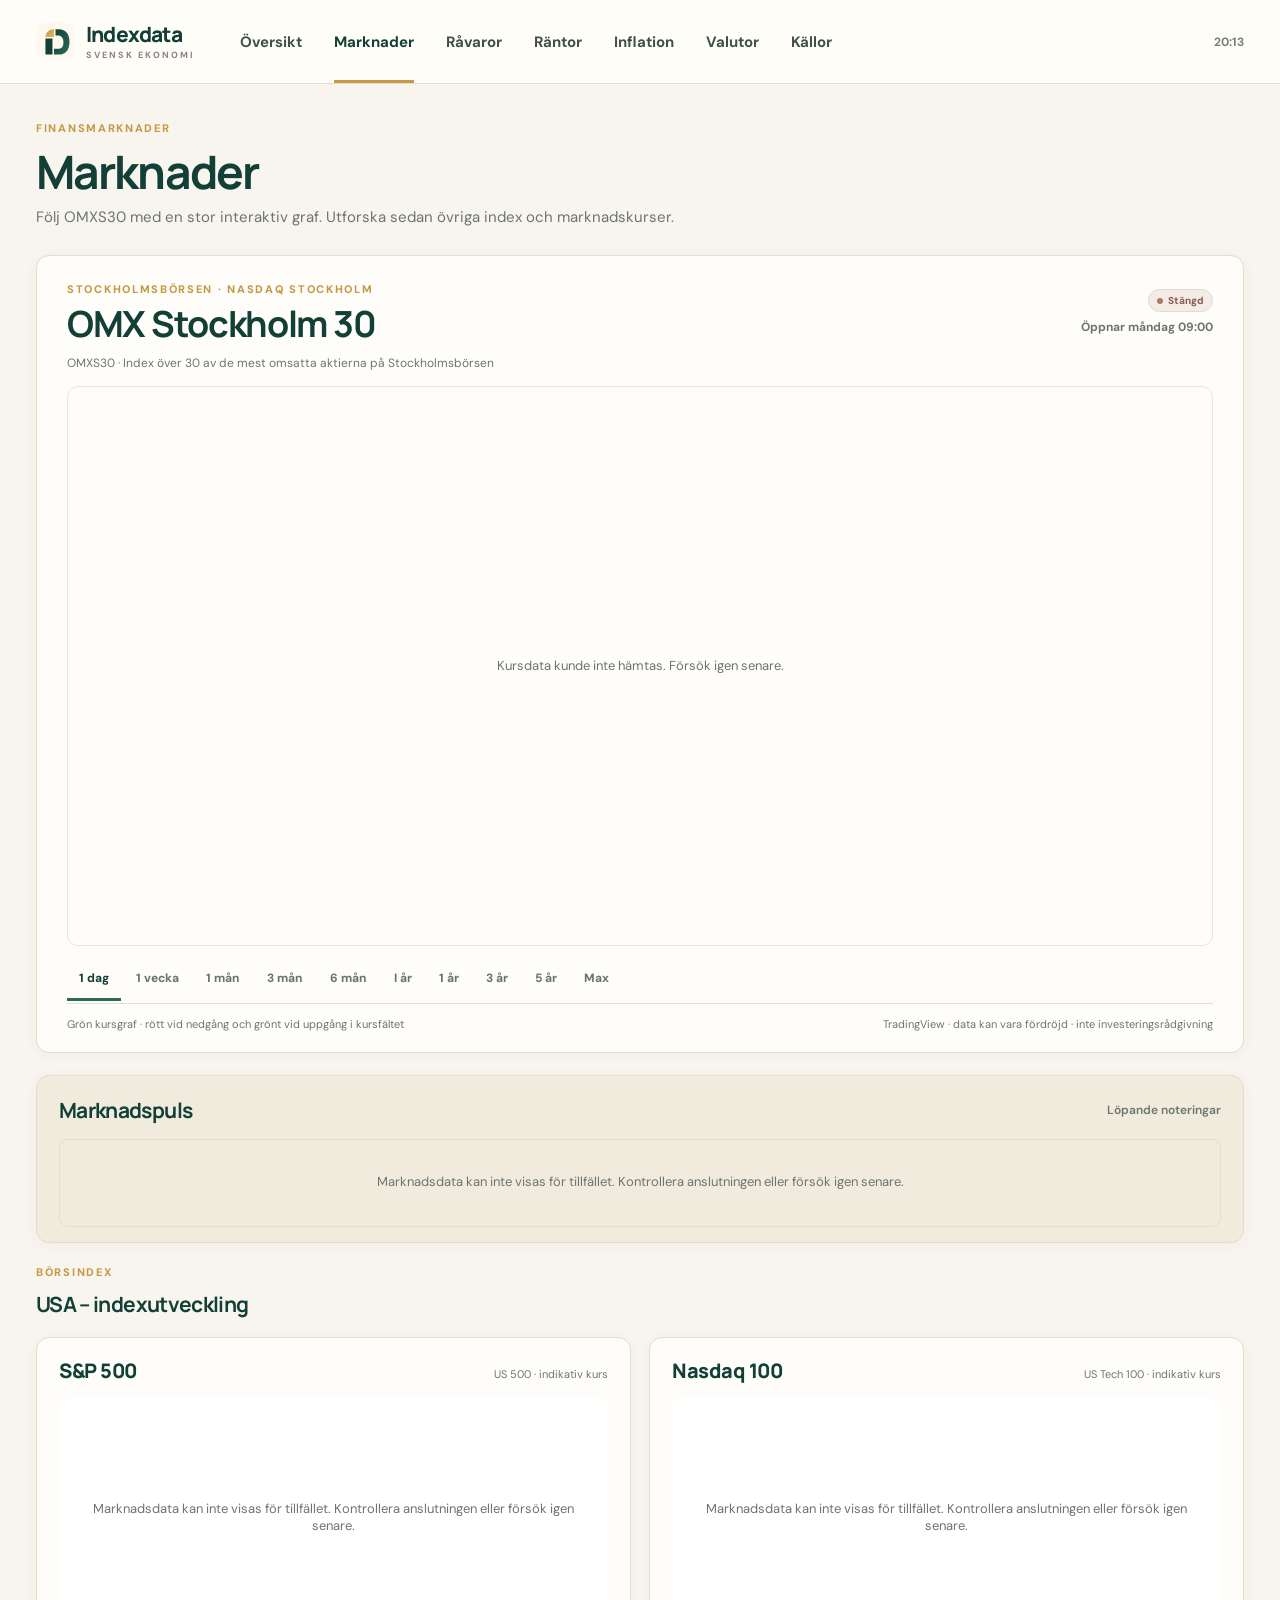
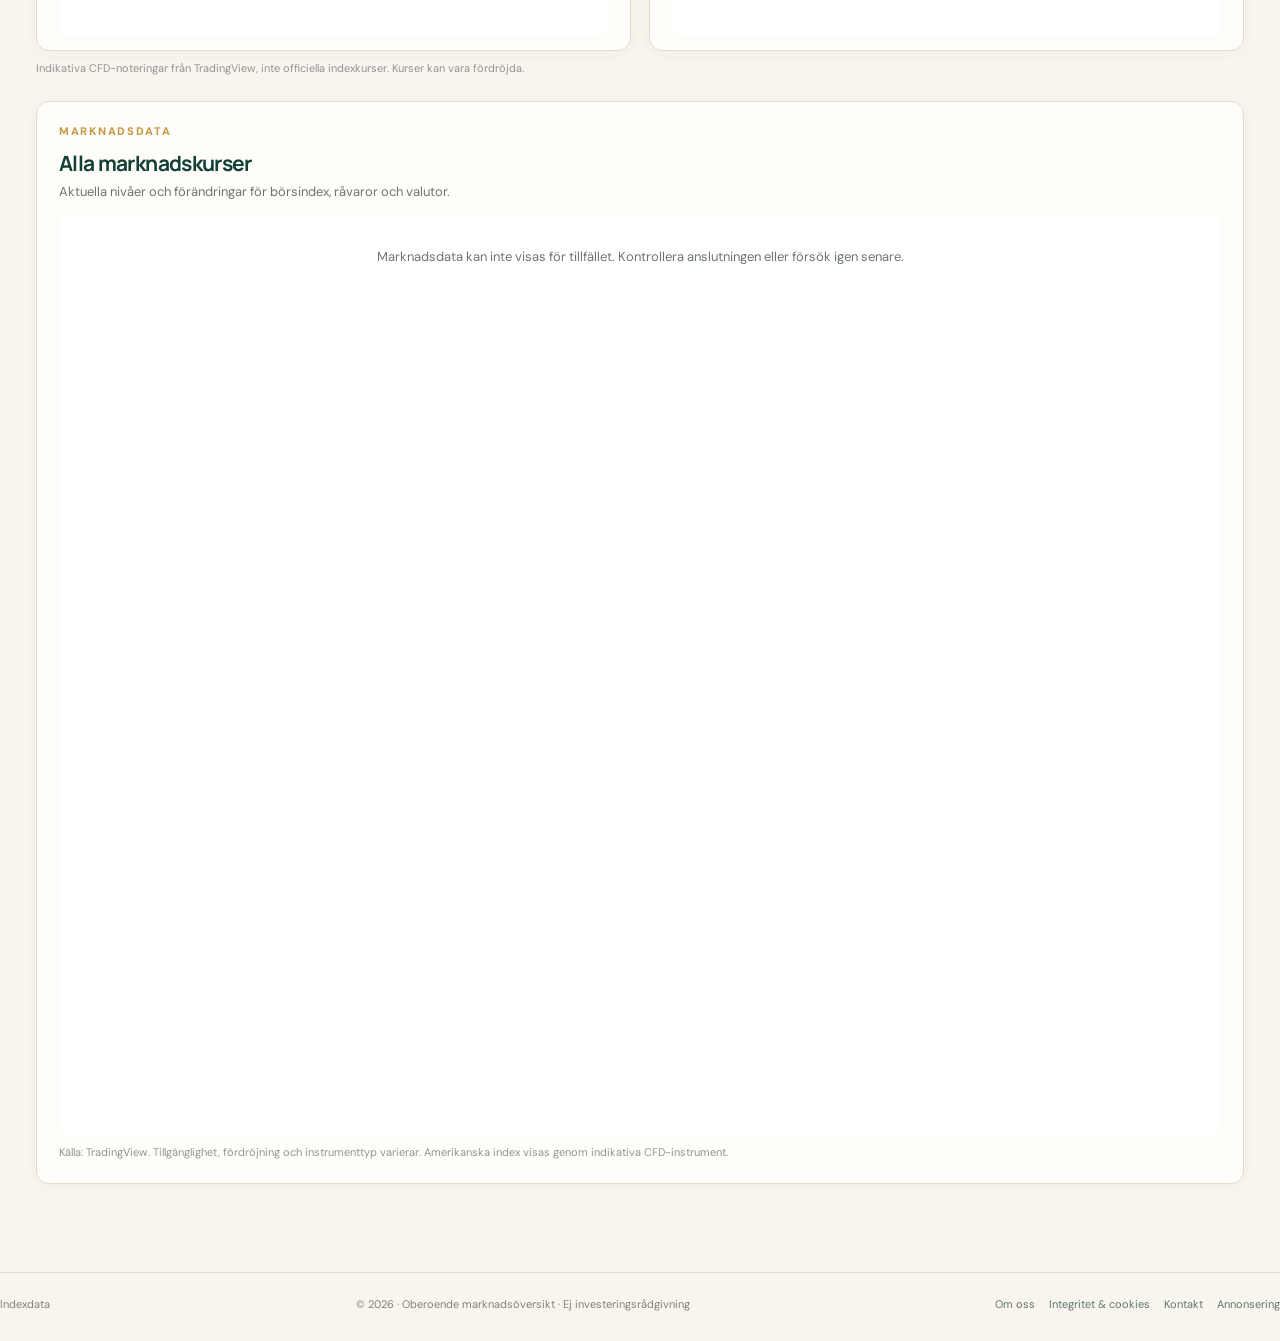
<file: marknader.html>
<!doctype html>

<html data-page="marknader" lang="sv">
<head>
<meta charset="utf-8"/>
<meta content="width=device-width, initial-scale=1" name="viewport"/>
<meta name="description" content="Utforska OMX Stockholm 30 med en interaktiv kursgraf och följ internationella börsindex. Kurser kan vara fördröjda.">
<meta name="theme-color" content="#123F36">
<title>Marknader och OMXS30 | Indexdata</title>
<link rel="icon" href="./assets/favicon.svg?v=21" type="image/svg+xml">
<link href="./assets/styles.css?v=21" rel="stylesheet"/>
<script defer src="./assets/app.js?v=6"></script>
<script defer src="./assets/omx.js?v=16"></script>
  <link rel="canonical" href="https://indexdata.se/marknader.html">
  <link rel="icon" type="image/png" sizes="32x32" href="./assets/favicon-32.png?v=21">
  <link rel="apple-touch-icon" sizes="180x180" href="./assets/apple-touch-icon.png?v=21">
  <link rel="manifest" href="./assets/site.webmanifest">
  <meta name="application-name" content="Indexdata">
  <meta name="apple-mobile-web-app-title" content="Indexdata">
  <meta property="og:locale" content="sv_SE">
  <meta property="og:type" content="website">
  <meta property="og:site_name" content="Indexdata">
  <meta property="og:title" content="Marknader och OMXS30 | Indexdata">
  <meta property="og:description" content="Utforska OMX Stockholm 30 med en interaktiv kursgraf och följ internationella börsindex. Kurser kan vara fördröjda.">
  <meta property="og:url" content="https://indexdata.se/marknader.html">
  <meta property="og:image" content="https://indexdata.se/assets/indexdata-social.png">
  <meta property="og:image:width" content="1200">
  <meta property="og:image:height" content="630">
  <meta property="og:image:alt" content="Indexdata – svensk ekonomi i överblick">
  <meta name="twitter:card" content="summary_large_image">
  <meta name="twitter:title" content="Marknader och OMXS30 | Indexdata">
  <meta name="twitter:description" content="Utforska OMX Stockholm 30 med en interaktiv kursgraf och följ internationella börsindex. Kurser kan vara fördröjda.">
  <meta name="twitter:image" content="https://indexdata.se/assets/indexdata-social.png">
</head>
<body>
<header class="site-header">
<div class="header-inner">
<a class="brand" href="./index.html" aria-label="Indexdata – startsida"><img class="brand-symbol" src="./assets/indexdata-mark.svg" width="39" height="39" alt="" aria-hidden="true"><span class="brand-wordmark">Indexdata<small>SVENSK EKONOMI</small></span></a>
<nav aria-label="Huvudmeny" class="main-nav">
<a class="" href="./index.html">Översikt</a>
<a aria-current="page" class="active" href="./marknader.html">Marknader</a>
<a class="" href="./ravaror.html">Råvaror</a>
<a class="" href="./rantor.html">Räntor</a>
<a class="" href="./inflation.html">Inflation</a>
<a class="" href="./valutor.html">Valutor</a>
<a class="" href="./kallor.html">Källor</a>
</nav>
<span aria-label="Klockslag i Sverige" class="header-time" id="clock">–</span>
</div>
</header>
<main class="main" id="mainContent">
<!-- ÖVERSIKT -->

<!-- MARKNADER -->
<section aria-labelledby="marketTitle" class="current-page" id="marknader">
<div class="page-heading"><div><div class="overline">FINANSMARKNADER</div><h1 id="marketTitle">Marknader</h1><p>Följ OMXS30 med en stor interaktiv graf. Utforska sedan övriga index och marknadskurser.</p></div></div>


<section class="surface market-omx-feature" id="omxs30" aria-labelledby="marketOmxTitle">
  <div class="market-omx-header">
    <div>
      <div class="overline">STOCKHOLMSBÖRSEN · NASDAQ STOCKHOLM</div>
      <h2 id="marketOmxTitle">OMX Stockholm 30</h2>
      <p>OMXS30 · Index över 30 av de mest omsatta aktierna på Stockholmsbörsen</p>
    </div>
    <div class="market-omx-right" aria-live="polite">
      <span class="omx-market-status" id="marketOmxStatus" data-state="unknown"><span class="omx-market-dot" aria-hidden="true"></span><span id="marketOmxStatusText">Kontrollerar …</span></span>
      <span class="market-omx-hours" id="marketOmxDetail">Svensk börstid</span>
    </div>
  </div>
  <div class="market-omx-graph" id="marketOmxChart" aria-label="Interaktivt diagram med senaste OMXS30-kursen och historisk kursutveckling">
    <div class="widget-placeholder">Hämtar OMX Stockholm 30 …</div>
  </div>
  <div class="market-omx-periods" role="group" aria-label="Välj tidsperiod för OMX30-grafen">
    <button type="button" data-omx-market-period="1D" aria-pressed="true">1 dag</button>
    <button type="button" data-omx-market-period="1W" aria-pressed="false">1 vecka</button>
    <button type="button" data-omx-market-period="1M" aria-pressed="false">1 mån</button>
    <button type="button" data-omx-market-period="3M" aria-pressed="false">3 mån</button>
    <button type="button" data-omx-market-period="6M" aria-pressed="false">6 mån</button>
    <button type="button" data-omx-market-period="YTD" aria-pressed="false">I år</button>
    <button type="button" data-omx-market-period="12M" aria-pressed="false">1 år</button>
    <button type="button" data-omx-market-period="36M" aria-pressed="false">3 år</button>
    <button type="button" data-omx-market-period="60M" aria-pressed="false">5 år</button>
    <button type="button" data-omx-market-period="ALL" aria-pressed="false">Max</button>
  </div>
  <div class="market-omx-footer">
    <span>Grön kursgraf · rött vid nedgång och grönt vid uppgång i kursfältet</span>
    <span>TradingView · data kan vara fördröjd · inte investeringsrådgivning</span>
  </div>
</section>

<section aria-labelledby="marketTickerTitle" class="surface market-strip market-strip-detail">
  <div class="block-head"><h2 id="marketTickerTitle">Marknadspuls</h2><span class="quotes-label">Löpande noteringar</span></div>
  <div class="ticker-slot" id="marketTicker"><div class="ticker-placeholder">Marknadskurser via TradingView</div></div>
</section>
<section aria-labelledby="featuredIndicesTitle" class="featured-indices">
  <div class="block-head"><div><div class="overline">BÖRSINDEX</div><h2 id="featuredIndicesTitle">USA – indexutveckling</h2></div></div>
  <div class="index-preview-grid">
    <article class="surface index-preview">
      <div class="index-preview-heading"><h3>S&amp;P 500</h3><span>US 500 · indikativ kurs</span></div>
      <div class="index-mini-widget" id="sp500Widget"><div class="widget-placeholder">Hämtar kurs…</div></div>
    </article>
    <article class="surface index-preview">
      <div class="index-preview-heading"><h3>Nasdaq 100</h3><span>US Tech 100 · indikativ kurs</span></div>
      <div class="index-mini-widget" id="nasdaqWidget"><div class="widget-placeholder">Hämtar kurs…</div></div>
    </article>
  </div>
  <p class="micro-note">Indikativa CFD-noteringar från TradingView, inte officiella indexkurser. Kurser kan vara fördröjda.</p>
</section>
<section aria-labelledby="marketQuotesTitle" class="surface market-surface quotes-surface">
  <div class="block-head"><div><div class="overline">MARKNADSDATA</div><h2 id="marketQuotesTitle">Alla marknadskurser</h2><p>Aktuella nivåer och förändringar för börsindex, råvaror och valutor.</p></div></div>
  <div class="market-widget quotes-widget" id="marketQuotesWidget"><div class="widget-placeholder">Hämtar marknadskurser…</div></div>
  <p class="micro-note">Källa: TradingView. Tillgänglighet, fördröjning och instrumenttyp varierar. Amerikanska index visas genom indikativa CFD-instrument.</p>
</section>
</section>
<!-- RÄNTOR -->

<!-- INFLATION -->

<!-- VALUTOR -->

<!-- KÄLLOR -->

</main>
<footer class="site-footer"><span>Indexdata</span><span>© <span id="copyrightYear">2026</span> · Oberoende marknadsöversikt · Ej investeringsrådgivning</span><nav class="footer-links" aria-label="Information om webbplatsen"><a href="./om.html">Om oss</a><a href="./integritet.html">Integritet &amp; cookies</a><a href="./kontakt.html">Kontakt</a><a href="./annonsinformation.html">Annonsering</a></nav></footer>
</body>
</html>
</file>
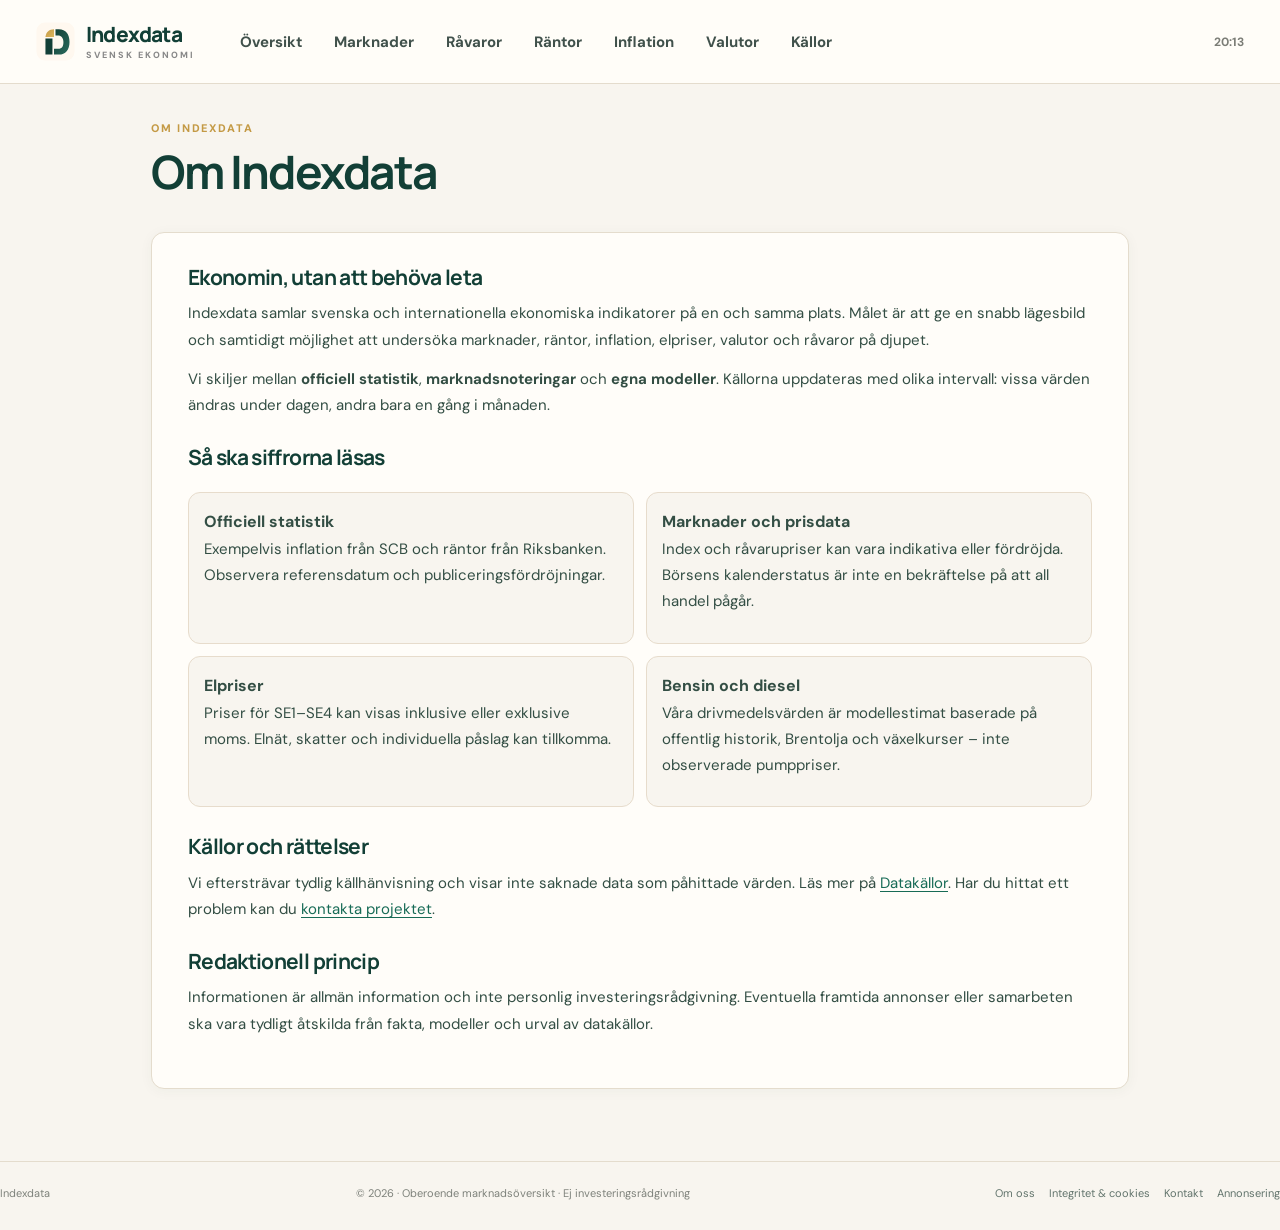
<file: om.html>
<!doctype html>
<html lang="sv" data-page="info">
<head><meta charset="utf-8"><meta name="viewport" content="width=device-width, initial-scale=1">
<title>Om Indexdata | Indexdata</title>
  <meta name="description" content="Om Indexdata, webbplatsens syfte och hur vi skiljer på publicerad statistik, marknadsnoteringar och egna beräknade estimat.">
  <meta name="theme-color" content="#123F36">
  <link rel="canonical" href="https://indexdata.se/om.html">
  <link rel="icon" href="./assets/favicon.svg?v=21" type="image/svg+xml">
  <link rel="icon" type="image/png" sizes="32x32" href="./assets/favicon-32.png?v=21">
  <link rel="apple-touch-icon" sizes="180x180" href="./assets/apple-touch-icon.png?v=21">
  <link rel="manifest" href="./assets/site.webmanifest">
  <meta property="og:locale" content="sv_SE">
  <meta property="og:type" content="website">
  <meta property="og:site_name" content="Indexdata">
  <meta property="og:title" content="Om Indexdata | Indexdata">
  <meta property="og:description" content="Om Indexdata, webbplatsens syfte och hur vi skiljer på publicerad statistik, marknadsnoteringar och egna beräknade estimat.">
  <meta property="og:url" content="https://indexdata.se/om.html">
  <meta property="og:image" content="https://indexdata.se/assets/indexdata-social.png">
  <meta property="og:image:alt" content="Indexdata – svensk ekonomi i överblick">
  <meta name="twitter:card" content="summary_large_image">
  <meta name="twitter:image" content="https://indexdata.se/assets/indexdata-social.png">

<link rel="stylesheet" href="./assets/styles.css?v=21">
<script defer src="./assets/app.js?v=6"></script>
</head>
<body>
<header class="site-header">
<div class="header-inner">
<a class="brand" href="./index.html" aria-label="Indexdata – startsida"><img class="brand-symbol" src="./assets/indexdata-mark.svg" width="39" height="39" alt="" aria-hidden="true"><span class="brand-wordmark">Indexdata<small>SVENSK EKONOMI</small></span></a>
<nav aria-label="Huvudmeny" class="main-nav">
<a class="" href="./index.html">Översikt</a>
<a class="" href="./marknader.html">Marknader</a>
<a class="" href="./ravaror.html">Råvaror</a>
<a class="" href="./rantor.html">Räntor</a>
<a class="" href="./inflation.html">Inflation</a>
<a class="" href="./valutor.html">Valutor</a>
<a href="./kallor.html">Källor</a>
</nav>
<span aria-label="Klockslag i Sverige" class="header-time" id="clock">–</span>
</div>
</header>
<main class="main info-main" id="mainContent"><div class="page-heading"><div><div class="overline">OM INDEXDATA</div><h1>Om Indexdata</h1></div></div><article class="surface info-content"><h2>Ekonomin, utan att behöva leta</h2>
<p>Indexdata samlar svenska och internationella ekonomiska indikatorer på en och samma plats. Målet är att ge en snabb lägesbild och samtidigt möjlighet att undersöka marknader, räntor, inflation, elpriser, valutor och råvaror på djupet.</p>
<p>Vi skiljer mellan <strong>officiell statistik</strong>, <strong>marknadsnoteringar</strong> och <strong>egna modeller</strong>. Källorna uppdateras med olika intervall: vissa värden ändras under dagen, andra bara en gång i månaden.</p>
<h2>Så ska siffrorna läsas</h2>
<div class="info-cards"><div class="info-card"><strong>Officiell statistik</strong><p>Exempelvis inflation från SCB och räntor från Riksbanken. Observera referensdatum och publiceringsfördröjningar.</p></div><div class="info-card"><strong>Marknader och prisdata</strong><p>Index och råvarupriser kan vara indikativa eller fördröjda. Börsens kalenderstatus är inte en bekräftelse på att all handel pågår.</p></div><div class="info-card"><strong>Elpriser</strong><p>Priser för SE1–SE4 kan visas inklusive eller exklusive moms. Elnät, skatter och individuella påslag kan tillkomma.</p></div><div class="info-card"><strong>Bensin och diesel</strong><p>Våra drivmedelsvärden är modellestimat baserade på offentlig historik, Brentolja och växelkurser – inte observerade pumppriser.</p></div></div>
<h2>Källor och rättelser</h2>
<p>Vi eftersträvar tydlig källhänvisning och visar inte saknade data som påhittade värden. Läs mer på <a href="./kallor.html">Datakällor</a>. Har du hittat ett problem kan du <a href="./kontakt.html">kontakta projektet</a>.</p>
<h2>Redaktionell princip</h2>
<p>Informationen är allmän information och inte personlig investeringsrådgivning. Eventuella framtida annonser eller samarbeten ska vara tydligt åtskilda från fakta, modeller och urval av datakällor.</p></article></main>
<footer class="site-footer"><span>Indexdata</span><span>© <span id="copyrightYear">2026</span> · Oberoende marknadsöversikt · Ej investeringsrådgivning</span><nav class="footer-links" aria-label="Information om webbplatsen"><a href="./om.html">Om oss</a><a href="./integritet.html">Integritet &amp; cookies</a><a href="./kontakt.html">Kontakt</a><a href="./annonsinformation.html">Annonsering</a></nav></footer>
</body></html>
</file>
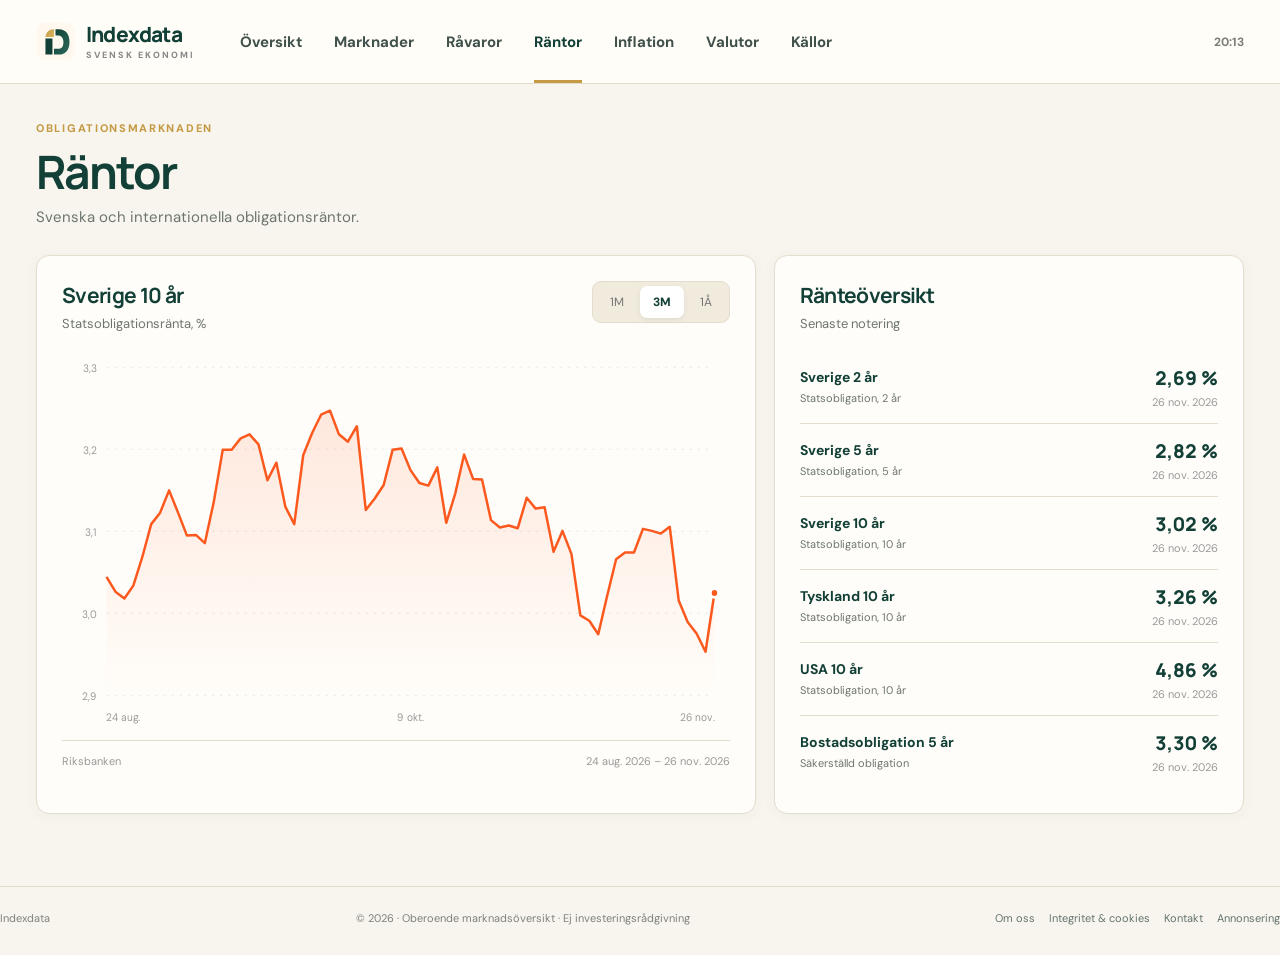
<file: rantor.html>
<!doctype html>

<html data-page="rantor" lang="sv">
<head>
<meta charset="utf-8"/>
<meta content="width=device-width, initial-scale=1" name="viewport"/>
<meta name="description" content="Följ svensk styrränta och obligationsräntor med statistik från Riksbanken och andra officiella källor.">
<meta name="theme-color" content="#123F36">
<title>Räntor och styrränta | Indexdata</title>
<link rel="icon" href="./assets/favicon.svg?v=21" type="image/svg+xml">
<link href="./assets/styles.css?v=21" rel="stylesheet"/>
<script defer="" src="./assets/app.js?v=6"></script>
  <link rel="canonical" href="https://indexdata.se/rantor.html">
  <link rel="icon" type="image/png" sizes="32x32" href="./assets/favicon-32.png?v=21">
  <link rel="apple-touch-icon" sizes="180x180" href="./assets/apple-touch-icon.png?v=21">
  <link rel="manifest" href="./assets/site.webmanifest">
  <meta name="application-name" content="Indexdata">
  <meta name="apple-mobile-web-app-title" content="Indexdata">
  <meta property="og:locale" content="sv_SE">
  <meta property="og:type" content="website">
  <meta property="og:site_name" content="Indexdata">
  <meta property="og:title" content="Räntor och styrränta | Indexdata">
  <meta property="og:description" content="Följ svensk styrränta och obligationsräntor med statistik från Riksbanken och andra officiella källor.">
  <meta property="og:url" content="https://indexdata.se/rantor.html">
  <meta property="og:image" content="https://indexdata.se/assets/indexdata-social.png">
  <meta property="og:image:width" content="1200">
  <meta property="og:image:height" content="630">
  <meta property="og:image:alt" content="Indexdata – svensk ekonomi i överblick">
  <meta name="twitter:card" content="summary_large_image">
  <meta name="twitter:title" content="Räntor och styrränta | Indexdata">
  <meta name="twitter:description" content="Följ svensk styrränta och obligationsräntor med statistik från Riksbanken och andra officiella källor.">
  <meta name="twitter:image" content="https://indexdata.se/assets/indexdata-social.png">
</head>
<body>
<header class="site-header">
<div class="header-inner">
<a class="brand" href="./index.html" aria-label="Indexdata – startsida"><img class="brand-symbol" src="./assets/indexdata-mark.svg" width="39" height="39" alt="" aria-hidden="true"><span class="brand-wordmark">Indexdata<small>SVENSK EKONOMI</small></span></a>
<nav aria-label="Huvudmeny" class="main-nav">
<a class="" href="./index.html">Översikt</a>
<a class="" href="./marknader.html">Marknader</a>
<a class="" href="./ravaror.html">Råvaror</a>
<a aria-current="page" class="active" href="./rantor.html">Räntor</a>
<a class="" href="./inflation.html">Inflation</a>
<a class="" href="./valutor.html">Valutor</a>
<a class="" href="./kallor.html">Källor</a>
</nav>
<span aria-label="Klockslag i Sverige" class="header-time" id="clock">–</span>
</div>
</header>
<main class="main" id="mainContent">
<!-- ÖVERSIKT -->

<!-- MARKNADER -->

<!-- RÄNTOR -->
<section aria-labelledby="ratesTitle" class="current-page" id="rantor">
<div class="page-heading"><div><div class="overline">OBLIGATIONSMARKNADEN</div><h1 id="ratesTitle">Räntor</h1><p>Svenska och internationella obligationsräntor.</p></div></div>
<div class="rate-page-grid">
<section aria-labelledby="rateGraphTitle" class="surface rate-graph-surface">
<div class="block-head"><div><h2 id="rateGraphTitle">Sverige 10 år</h2><p>Statsobligationsränta, %</p></div><div aria-label="Välj period" class="segmented" role="group"><button class="seg" data-range="1m" type="button">1M</button><button class="seg active" data-range="3m" type="button">3M</button><button class="seg" data-range="1y" type="button">1Å</button></div></div>
<div class="chart-box chart-box-full" id="rateChart"><div class="chart-empty">Ingen historik tillgänglig</div></div>
<div class="panel-foot"><span>Riksbanken</span><span id="chartPeriod">–</span></div>
</section>
<section aria-labelledby="rateListTitle" class="surface rate-list-surface">
<div class="block-head"><div><h2 id="rateListTitle">Ränteöversikt</h2><p>Senaste notering</p></div></div>
<div class="rate-list" id="ratesList"></div>
</section>
</div>
</section>
<!-- INFLATION -->

<!-- VALUTOR -->

<!-- KÄLLOR -->

</main>
<footer class="site-footer"><span>Indexdata</span><span>© <span id="copyrightYear">2026</span> · Oberoende marknadsöversikt · Ej investeringsrådgivning</span><nav class="footer-links" aria-label="Information om webbplatsen"><a href="./om.html">Om oss</a><a href="./integritet.html">Integritet &amp; cookies</a><a href="./kontakt.html">Kontakt</a><a href="./annonsinformation.html">Annonsering</a></nav></footer>
</body>
</html>
</file>
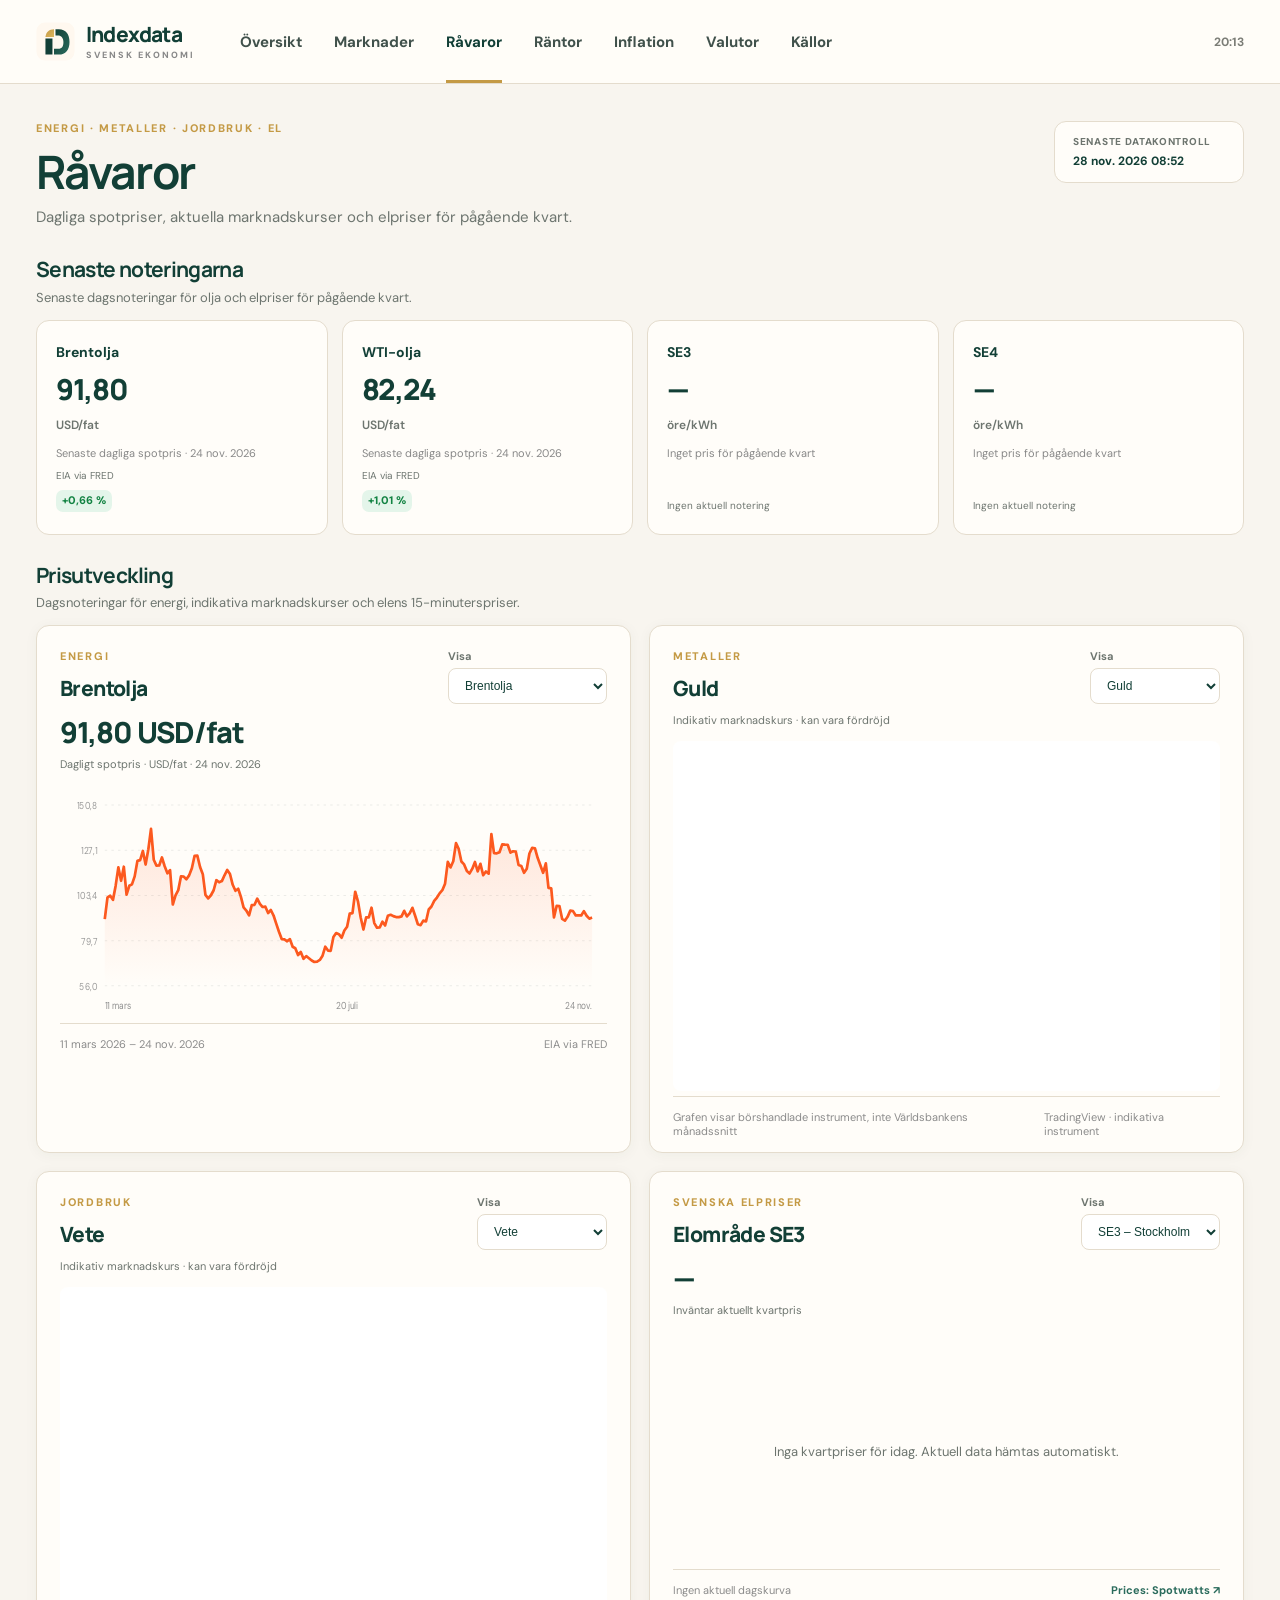
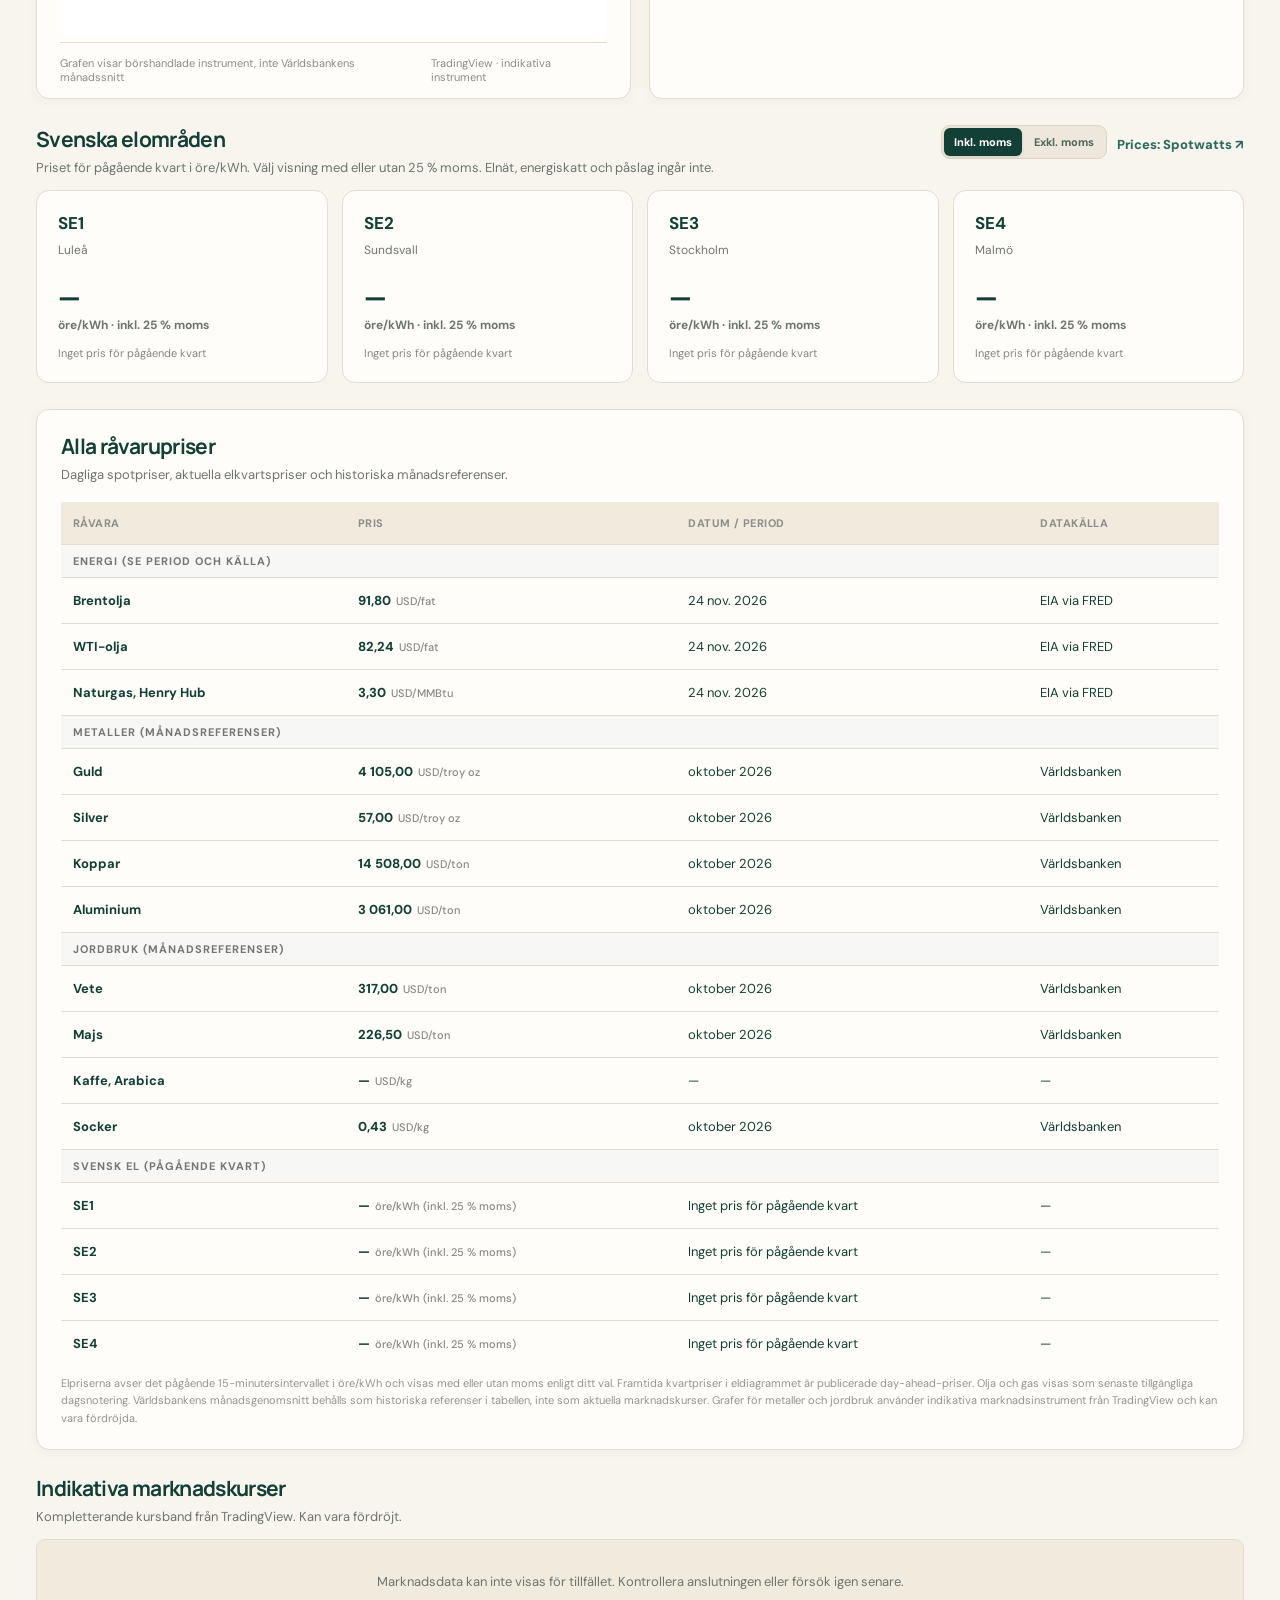
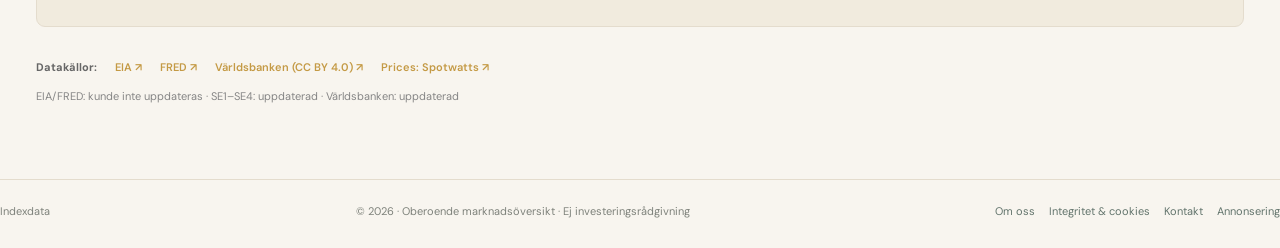
<file: ravaror.html>
<!doctype html>
<html lang="sv" data-page="ravaror">
<head>
  <meta charset="utf-8"/>
  <meta name="viewport" content="width=device-width, initial-scale=1"/>
  <meta name="description" content="Elpriser i Sveriges fyra elområden samt olja, guld och andra råvaror. Välj elpris inklusive eller exklusive moms.">
  <meta name="theme-color" content="#123F36">
  <title>Råvaror och elpriser | Indexdata</title>
  <link rel="icon" href="./assets/favicon.svg?v=21" type="image/svg+xml">
  <link rel="stylesheet" href="./assets/styles.css?v=21"/>
  <script defer src="./assets/app.js?v=8"></script>
  <script defer src="./assets/commodities.js?v=14"></script>
  <link rel="canonical" href="https://indexdata.se/ravaror.html">
  <link rel="icon" type="image/png" sizes="32x32" href="./assets/favicon-32.png?v=21">
  <link rel="apple-touch-icon" sizes="180x180" href="./assets/apple-touch-icon.png?v=21">
  <link rel="manifest" href="./assets/site.webmanifest">
  <meta name="application-name" content="Indexdata">
  <meta name="apple-mobile-web-app-title" content="Indexdata">
  <meta property="og:locale" content="sv_SE">
  <meta property="og:type" content="website">
  <meta property="og:site_name" content="Indexdata">
  <meta property="og:title" content="Råvaror och elpriser | Indexdata">
  <meta property="og:description" content="Elpriser i Sveriges fyra elområden samt olja, guld och andra råvaror. Välj elpris inklusive eller exklusive moms.">
  <meta property="og:url" content="https://indexdata.se/ravaror.html">
  <meta property="og:image" content="https://indexdata.se/assets/indexdata-social.png">
  <meta property="og:image:width" content="1200">
  <meta property="og:image:height" content="630">
  <meta property="og:image:alt" content="Indexdata – svensk ekonomi i överblick">
  <meta name="twitter:card" content="summary_large_image">
  <meta name="twitter:title" content="Råvaror och elpriser | Indexdata">
  <meta name="twitter:description" content="Elpriser i Sveriges fyra elområden samt olja, guld och andra råvaror. Välj elpris inklusive eller exklusive moms.">
  <meta name="twitter:image" content="https://indexdata.se/assets/indexdata-social.png">
</head>
<body>
<header class="site-header">
  <div class="header-inner">
    <a class="brand" href="./index.html" aria-label="Indexdata – startsida"><img class="brand-symbol" src="./assets/indexdata-mark.svg" width="39" height="39" alt="" aria-hidden="true"><span class="brand-wordmark">Indexdata<small>SVENSK EKONOMI</small></span></a>
    <nav aria-label="Huvudmeny" class="main-nav">
      <a href="./index.html">Översikt</a>
      <a href="./marknader.html">Marknader</a>
      <a href="./ravaror.html" class="active" aria-current="page">Råvaror</a>
      <a href="./rantor.html">Räntor</a>
      <a href="./inflation.html">Inflation</a>
      <a href="./valutor.html">Valutor</a>
      <a href="./kallor.html">Källor</a>
    </nav>
    <span aria-label="Klockslag i Sverige" class="header-time" id="clock">–</span>
  </div>
</header>
<main class="main" id="mainContent">
  <section class="current-page" id="ravaror" aria-labelledby="commoditiesTitle">
    <div class="page-heading commodity-page-heading">
      <div><div class="overline">ENERGI · METALLER · JORDBRUK · EL</div>
        <h1 id="commoditiesTitle">Råvaror</h1>
        <p>Dagliga spotpriser, aktuella marknadskurser och elpriser för pågående kvart.</p>
      </div>
      <div class="commodity-updated"><span>SENASTE DATAKONTROLL</span><strong id="commodityLastUpdate">–</strong></div>
    </div>

    <section class="commodity-section" aria-labelledby="commodityHighlightsTitle">
      <div class="block-head"><div><h2 id="commodityHighlightsTitle">Senaste noteringarna</h2>
        <p>Senaste dagsnoteringar för olja och elpriser för pågående kvart.</p></div></div>
      <div id="commodityHighlights" class="commodity-data-cards" aria-live="polite">
        <div class="commodity-skeleton">Inväntar automatiskt hämtade råvarupriser…</div>
      </div>
    </section>

    <section class="commodity-section" aria-labelledby="commodityChartsTitle">
      <div class="block-head"><div><h2 id="commodityChartsTitle">Prisutveckling</h2><p>Dagsnoteringar för energi, indikativa marknadskurser och elens 15-minuterspriser.</p></div></div>
      <div class="commodity-native-charts">
        <article class="surface commodity-chart-card" data-chart="energy">
          <div class="commodity-chart-heading"><div><div class="overline">ENERGI</div><h3 id="energyTitle">Brentolja</h3><div id="energyValue" class="commodity-chart-number">—</div><div id="energyMeta" class="commodity-chart-meta">Dagligt spotpris · USD/fat</div></div>
            <label>Visa<select id="energySelect" aria-label="Välj energiråvara"><option value="brent">Brentolja</option><option value="wti">WTI-olja</option><option value="gas_us">Naturgas, Henry Hub</option></select></label></div>
          <div id="energyChart" class="commodity-chart-area"><div class="chart-empty">Ingen historik ännu.</div></div>
          <div class="commodity-chart-foot"><span id="energyPeriod">—</span><span>EIA via FRED</span></div>
        </article>
        <article class="surface commodity-chart-card" data-chart="metals">
          <div class="commodity-chart-heading"><div><div class="overline">METALLER</div><h3 id="metalsTitle">Guld</h3><div id="metalsValue" class="commodity-chart-number">—</div><div id="metalsMeta" class="commodity-chart-meta">Indikativ marknadskurs · kan vara fördröjd</div></div>
            <label>Visa<select id="metalsSelect" aria-label="Välj metall"><option value="gold">Guld</option><option value="silver">Silver</option><option value="copper">Koppar</option><option value="aluminum">Aluminium</option></select></label></div>
          <div id="metalsChart" class="commodity-chart-area"><div class="chart-empty">Ingen historik ännu.</div></div>
          <div class="commodity-chart-foot"><span id="metalsPeriod">—</span><span>TradingView · indikativa instrument</span></div>
        </article>
        <article class="surface commodity-chart-card" data-chart="agriculture">
          <div class="commodity-chart-heading"><div><div class="overline">JORDBRUK</div><h3 id="agricultureTitle">Vete</h3><div id="agricultureValue" class="commodity-chart-number">—</div><div id="agricultureMeta" class="commodity-chart-meta">Indikativ marknadskurs · kan vara fördröjd</div></div>
            <label>Visa<select id="agricultureSelect" aria-label="Välj jordbruksråvara"><option value="wheat">Vete</option><option value="maize">Majs</option><option value="coffee">Kaffe, Arabica</option><option value="sugar">Socker</option></select></label></div>
          <div id="agricultureChart" class="commodity-chart-area"><div class="chart-empty">Ingen historik ännu.</div></div>
          <div class="commodity-chart-foot"><span id="agriculturePeriod">—</span><span>TradingView · indikativa instrument</span></div>
        </article>
        <article class="surface commodity-chart-card" data-chart="electricity">
          <div class="commodity-chart-heading"><div><div class="overline">SVENSKA ELPRISER</div><h3 id="electricityTitle">Elområde SE3</h3><div id="electricityValue" class="commodity-chart-number">—</div><div id="electricityMeta" class="commodity-chart-meta">Pågående 15-minuterspris · öre/kWh, valbar moms</div></div>
            <label>Visa<select id="electricitySelect" aria-label="Välj elområde"><option value="power_se3">SE3 – Stockholm</option><option value="power_se4">SE4 – Malmö</option><option value="power_se2">SE2 – Sundsvall</option><option value="power_se1">SE1 – Luleå</option></select></label></div>
          <div id="electricityChart" class="commodity-chart-area"><div class="chart-empty">Dagens kvartpriser laddas automatiskt.</div></div>
          <div class="commodity-chart-foot"><span id="electricityPeriod">—</span><a href="https://spotwatts.com/" target="_blank" rel="noopener">Prices: Spotwatts ↗</a></div>
        </article>
      </div>
    </section>

    <section class="commodity-section" aria-labelledby="powerAreasTitle">
      <div class="block-head"><div><h2 id="powerAreasTitle">Svenska elområden</h2><p>Priset för pågående kvart i öre/kWh. Välj visning med eller utan 25 % moms. Elnät, energiskatt och påslag ingår inte.</p></div>
        <div class="power-source-controls"><div class="vat-toggle" role="group" aria-label="Visa elpris med eller utan moms"><button type="button" data-vat="incl" aria-pressed="true">Inkl. moms</button><button type="button" data-vat="excl" aria-pressed="false">Exkl. moms</button></div><a class="source-link" href="https://spotwatts.com/" target="_blank" rel="noopener">Prices: Spotwatts ↗</a></div></div>
      <div id="powerAreaCards" class="power-area-cards" aria-live="polite"><div class="commodity-skeleton">Inväntar elpriser…</div></div>
    </section>

    <section class="surface commodity-table-section" aria-labelledby="commodityAllTitle">
      <div class="block-head"><div><h2 id="commodityAllTitle">Alla råvarupriser</h2><p>Dagliga spotpriser, aktuella elkvartspriser och historiska månadsreferenser.</p></div></div>
      <div class="commodity-table-scroll"><table class="commodity-table">
        <thead><tr><th>Råvara</th><th>Pris</th><th>Datum / period</th><th>Datakälla</th></tr></thead>
        <tbody id="commodityTable"><tr><td colspan="4">Inväntar data…</td></tr></tbody>
      </table></div>
      <p class="micro-note">Elpriserna avser det pågående 15-minutersintervallet i öre/kWh och visas med eller utan moms enligt ditt val. Framtida kvartpriser i eldiagrammet är publicerade day-ahead-priser. Olja och gas visas som senaste tillgängliga dagsnotering. Världsbankens månadsgenomsnitt behålls som historiska referenser i tabellen, inte som aktuella marknadskurser. Grafer för metaller och jordbruk använder indikativa marknadsinstrument från TradingView och kan vara fördröjda.</p>
    </section>

    <section class="commodity-section commodity-market-preview" aria-labelledby="commodityLiveTitle">
      <div class="block-head"><div><h2 id="commodityLiveTitle">Indikativa marknadskurser</h2><p>Kompletterande kursband från TradingView. Kan vara fördröjt.</p></div></div>
      <div id="commodityTicker" class="ticker-slot"><div class="ticker-placeholder">Hämtar marknadskurser…</div></div>
    </section>
    <div class="commodity-provenance"><strong>Datakällor:</strong>
      <a href="https://www.eia.gov/opendata/" target="_blank" rel="noopener">EIA ↗</a>
      <a href="https://fred.stlouisfed.org/" target="_blank" rel="noopener">FRED ↗</a>
      <a href="https://www.worldbank.org/en/research/commodity-markets" target="_blank" rel="noopener">Världsbanken (CC BY 4.0) ↗</a>
      <a href="https://spotwatts.com/" target="_blank" rel="noopener">Prices: Spotwatts ↗</a>
      <span id="commoditySourceHealth">—</span>
    </div>
  </section>
</main>
<footer class="site-footer"><span>Indexdata</span><span>© <span id="copyrightYear">2026</span> · Oberoende marknadsöversikt · Ej investeringsrådgivning</span><nav class="footer-links" aria-label="Information om webbplatsen"><a href="./om.html">Om oss</a><a href="./integritet.html">Integritet &amp; cookies</a><a href="./kontakt.html">Kontakt</a><a href="./annonsinformation.html">Annonsering</a></nav></footer>
</body>
</html>
</file>
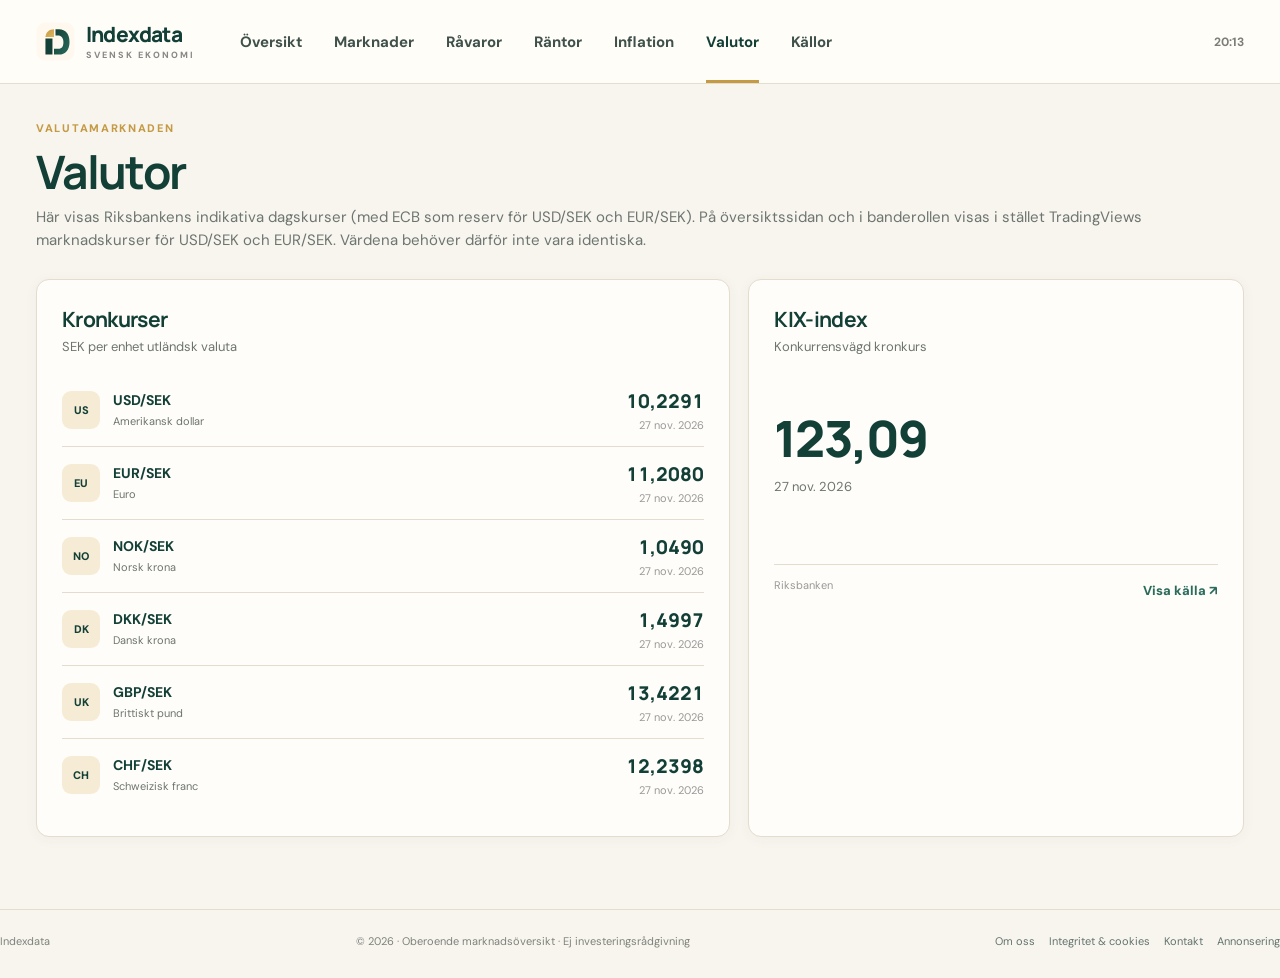
<file: valutor.html>
<!doctype html>

<html data-page="valutor" lang="sv">
<head>
<meta charset="utf-8"/>
<meta content="width=device-width, initial-scale=1" name="viewport"/>
<meta name="description" content="Följ kronans utveckling mot dollar, euro och andra valutor med data från Riksbanken och ECB.">
<meta name="theme-color" content="#123F36">
<title>Valutakurser | Indexdata</title>
<link rel="icon" href="./assets/favicon.svg?v=21" type="image/svg+xml">
<link href="./assets/styles.css?v=21" rel="stylesheet"/>
<script defer="" src="./assets/app.js?v=6"></script>
  <link rel="canonical" href="https://indexdata.se/valutor.html">
  <link rel="icon" type="image/png" sizes="32x32" href="./assets/favicon-32.png?v=21">
  <link rel="apple-touch-icon" sizes="180x180" href="./assets/apple-touch-icon.png?v=21">
  <link rel="manifest" href="./assets/site.webmanifest">
  <meta name="application-name" content="Indexdata">
  <meta name="apple-mobile-web-app-title" content="Indexdata">
  <meta property="og:locale" content="sv_SE">
  <meta property="og:type" content="website">
  <meta property="og:site_name" content="Indexdata">
  <meta property="og:title" content="Valutakurser | Indexdata">
  <meta property="og:description" content="Följ kronans utveckling mot dollar, euro och andra valutor med data från Riksbanken och ECB.">
  <meta property="og:url" content="https://indexdata.se/valutor.html">
  <meta property="og:image" content="https://indexdata.se/assets/indexdata-social.png">
  <meta property="og:image:width" content="1200">
  <meta property="og:image:height" content="630">
  <meta property="og:image:alt" content="Indexdata – svensk ekonomi i överblick">
  <meta name="twitter:card" content="summary_large_image">
  <meta name="twitter:title" content="Valutakurser | Indexdata">
  <meta name="twitter:description" content="Följ kronans utveckling mot dollar, euro och andra valutor med data från Riksbanken och ECB.">
  <meta name="twitter:image" content="https://indexdata.se/assets/indexdata-social.png">
</head>
<body>
<header class="site-header">
<div class="header-inner">
<a class="brand" href="./index.html" aria-label="Indexdata – startsida"><img class="brand-symbol" src="./assets/indexdata-mark.svg" width="39" height="39" alt="" aria-hidden="true"><span class="brand-wordmark">Indexdata<small>SVENSK EKONOMI</small></span></a>
<nav aria-label="Huvudmeny" class="main-nav">
<a class="" href="./index.html">Översikt</a>
<a class="" href="./marknader.html">Marknader</a>
<a class="" href="./ravaror.html">Råvaror</a>
<a class="" href="./rantor.html">Räntor</a>
<a class="" href="./inflation.html">Inflation</a>
<a aria-current="page" class="active" href="./valutor.html">Valutor</a>
<a class="" href="./kallor.html">Källor</a>
</nav>
<span aria-label="Klockslag i Sverige" class="header-time" id="clock">–</span>
</div>
</header>
<main class="main" id="mainContent">
<!-- ÖVERSIKT -->

<!-- MARKNADER -->

<!-- RÄNTOR -->

<!-- INFLATION -->

<!-- VALUTOR -->
<section aria-labelledby="currencyTitle" class="current-page" id="valutor">
<div class="page-heading"><div><div class="overline">VALUTAMARKNADEN</div><h1 id="currencyTitle">Valutor</h1><p>Här visas Riksbankens indikativa dagskurser (med ECB som reserv för USD/SEK och EUR/SEK). På översiktssidan och i banderollen visas i stället TradingViews marknadskurser för USD/SEK och EUR/SEK. Värdena behöver därför inte vara identiska.</p></div></div>
<div class="currency-grid">
<section aria-labelledby="fxTitle" class="surface"><div class="block-head"><div><h2 id="fxTitle">Kronkurser</h2><p>SEK per enhet utländsk valuta</p></div></div><div class="fx-list" id="fxList"></div></section>
<section class="surface currency-detail"><div class="block-head"><div><h2>KIX-index</h2><p>Konkurrensvägd kronkurs</p></div></div><div class="currency-feature"><strong id="kixValue">—</strong><span id="kixDate">–</span></div><div class="panel-foot"><span>Riksbanken</span><a class="source-link" href="https://www.riksbank.se/sv/statistik/rantor-och-valutakurser/" rel="noopener noreferrer" target="_blank">Visa källa ↗</a></div></section>
</div>
</section>
<!-- KÄLLOR -->

</main>
<footer class="site-footer"><span>Indexdata</span><span>© <span id="copyrightYear">2026</span> · Oberoende marknadsöversikt · Ej investeringsrådgivning</span><nav class="footer-links" aria-label="Information om webbplatsen"><a href="./om.html">Om oss</a><a href="./integritet.html">Integritet &amp; cookies</a><a href="./kontakt.html">Kontakt</a><a href="./annonsinformation.html">Annonsering</a></nav></footer>
</body>
</html>
</file>
<file: assets/styles.css>
@import url('https://fonts.googleapis.com/css2?family=DM+Sans:wght@400;500;600;700;800&family=Manrope:wght@600;700;800&display=swap');
:root{--bg:#f8f5ef;--white:#fffdf9;--soft:#f1ebde;--border:#e4dccd;--border-strong:#d8cebc;--text:#123F36;--muted:#6d756f;--orange:#C49A45;--orange-soft:#f6ecd6;--green:#2A6B5C;--deep-green:#123F36;--shadow:0 2px 14px rgba(18,63,54,.045);font-family:'DM Sans',system-ui,-apple-system,sans-serif;color-scheme:light}
*{box-sizing:border-box}
html{scroll-behavior:auto}
body{margin:0;background:var(--bg);color:var(--text);-webkit-font-smoothing:antialiased}
a{color:inherit;text-decoration:none}
button{font:inherit;cursor:pointer}
a:focus-visible,button:focus-visible{outline:2px solid var(--orange);outline-offset:4px}
[hidden]{display:none!important}
.site-header{background:rgba(255,253,249,.92);backdrop-filter:blur(10px);border-bottom:1px solid var(--border);position:sticky;top:0;z-index:30}
.header-inner{max-width:1360px;margin:auto;padding:0 36px;height:83px;display:flex;align-items:center;gap:45px}
.brand{display:flex;align-items:center;gap:11px;white-space:nowrap;flex:none}
.brand-icon{height:39px;width:39px;background:var(--deep-green);color:#fff;border-radius:12px;display:grid;place-content:center;font-size:25px;font-family:'Manrope',sans-serif;font-weight:800;letter-spacing:-2px;line-height:1}
.brand-icon span{color:var(--orange)}
.brand-wordmark{font-family:'Manrope',sans-serif;font-size:21px;font-weight:800;letter-spacing:-1.3px;line-height:1.05}
.brand-dot{color:var(--orange)}
.brand-wordmark small{display:block;font-family:'DM Sans',sans-serif;font-size:9px;font-weight:800;letter-spacing:2px;color:#888;margin-top:6px}
.main-nav{display:flex;align-self:stretch;align-items:stretch;gap:32px}
.main-nav a{position:relative;display:flex;align-items:center;color:#40514b;font-size:15px;font-weight:700;white-space:nowrap;border-bottom:3px solid transparent;padding:3px 0 0}
.main-nav a:hover{color:var(--green)}
.main-nav a.active,.main-nav a[aria-current="page"]{color:var(--deep-green);border-bottom-color:var(--orange)}
.header-time{margin-left:auto;font-weight:700;font-size:12px;color:#7b7d76;white-space:nowrap}
.main{max-width:1360px;margin:auto;padding:34px 36px 72px;min-height:calc(100vh - 170px)}
.view{animation:fadeIn .15s ease-out}
@keyframes fadeIn{from{opacity:.3}to{opacity:1}}
.page-heading{display:flex;justify-content:space-between;align-items:flex-end;gap:28px;margin:3px 0 26px}
.overline{font-size:11px;font-weight:800;letter-spacing:1.7px;color:var(--orange);margin-bottom:11px}
h1,h2,p{margin-top:0}
h1,h2{font-family:'Manrope','DM Sans',sans-serif}
h1{font-size:clamp(32px,3.6vw,48px);letter-spacing:-1.9px;margin-bottom:8px;line-height:1.13}
h2{font-size:21px;letter-spacing:-.65px;margin-bottom:0;line-height:1.35}
.page-heading p{font-size:15px;color:var(--muted);margin:0;line-height:1.55}
.update-info{background:var(--white);border:1px solid var(--border);border-radius:13px;padding:14px 19px;min-width:200px;display:flex;flex-direction:column;gap:7px;box-shadow:var(--shadow)}
.update-label{display:flex;align-items:center;gap:8px;color:var(--muted);font-size:11px;font-weight:700}
.status-dot{width:7px;height:7px;background:var(--green);border-radius:50%;display:inline-block}
.update-info strong{font-size:14px;font-weight:800;font-variant-numeric:tabular-nums}
.kpi-grid{display:grid;grid-template-columns:repeat(4,minmax(0,1fr));gap:15px;margin-bottom:18px}
.kpi-card,.surface{border:1px solid var(--border);background:var(--white);border-radius:13px;box-shadow:var(--shadow)}
.kpi-card{padding:22px 23px 18px;min-height:149px}
.kpi-card .kpi-label{font-size:14px;font-weight:700;color:#3f4b46;display:flex;justify-content:space-between;gap:4px}
.kpi-card .kpi-label span:last-child{font-size:17px;color:var(--orange)}
.kpi-value{margin:25px 0 11px;font-size:34px;font-family:'Manrope',sans-serif;font-weight:800;letter-spacing:-1.5px;line-height:1.1;white-space:nowrap}
.unit{font-family:'DM Sans',sans-serif;font-size:15px;font-weight:700;color:#797979;letter-spacing:0}
.kpi-bottom{display:flex;justify-content:space-between;align-items:flex-end;gap:8px;font-size:11px;color:var(--muted)}
.kpi-card.empty .kpi-value{color:#aaa}
.market-strip{padding:20px 22px 15px;margin-bottom:18px}
.block-head{display:flex;justify-content:space-between;align-items:start;gap:16px;margin-bottom:19px}
.block-head p{font-size:13px;color:var(--muted);margin:5px 0 0}
.see-more,.source-link{color:var(--green);font-size:13px;font-weight:800;white-space:nowrap;padding-top:4px}
.see-more:hover,.source-link:hover{text-decoration:underline}
.ticker-slot{min-height:88px;width:100%;overflow:hidden;border:1px solid var(--border);border-radius:9px;background:var(--soft)}
.ticker-placeholder,.widget-placeholder{color:var(--muted);height:100%;min-height:84px;display:flex;align-items:center;justify-content:center;text-align:center;font-size:13px;padding:15px}
.micro-note{font-size:11px;line-height:1.6;color:#93938f;margin:9px 0 0}
.overview-grid{display:grid;grid-template-columns:1.52fr 1fr;gap:18px}
.overview-grid .surface{padding:22px}
.chart-box{width:100%;display:flex;align-items:stretch;justify-content:stretch}
.chart-box-home{height:225px}
.chart-box-full{height:380px}
.chart-box svg{width:100%;height:100%}
.chart-empty{font-size:13px;color:var(--muted);margin:auto;text-align:center;padding:20px}
.panel-foot{display:flex;justify-content:space-between;gap:10px;border-top:1px solid var(--border);padding-top:13px;margin-top:9px;color:#999;font-size:11px}
.mini-metric-group{display:grid;grid-template-columns:1fr 1fr;gap:13px;margin-bottom:16px}
.mini-metric{background:var(--soft);border-radius:10px;padding:17px;display:flex;flex-direction:column;gap:10px;min-height:184px}
.mini-metric>span{font-size:14px;font-weight:700;color:#666}
.mini-metric strong{font-family:'Manrope',sans-serif;font-size:33px;letter-spacing:-1px}
.mini-metric small{color:#888;font-size:11px;margin-top:auto}
.market-quicklinks{display:grid;grid-template-columns:repeat(3,minmax(0,1fr));gap:15px;margin-bottom:18px}
.market-link{background:#fff;border:1px solid var(--border);border-radius:13px;padding:19px 22px;display:flex;justify-content:space-between;align-items:center;gap:14px}
.market-link:hover{border-color:#ffbba1}
.market-link-name{font-family:'Manrope',sans-serif;font-size:16px;font-weight:800}
.market-link>span:last-child{font-size:12px;color:var(--orange);font-weight:700;white-space:nowrap}
.market-surface{padding:22px}
.market-widget{min-height:570px;width:100%;border:1px solid var(--border);border-radius:9px;overflow:hidden;background:#fff}
.market-widget .tradingview-widget-container{width:100%;height:570px}
.market-widget .tradingview-widget-container__widget{width:100%;height:100%}
.rate-page-grid{display:grid;grid-template-columns:1.53fr 1fr;gap:18px}
.rate-graph-surface,.rate-list-surface,.inflation-main,.inflation-graph,.currency-grid>.surface,.data-status{padding:25px}
.segmented{display:flex;padding:4px;border:1px solid var(--border);border-radius:9px;gap:3px;background:#f7f7f5}
.seg{border:0;background:transparent;color:#777;padding:8px 13px;font-size:12px;border-radius:7px}
.seg.active{background:#fff;box-shadow:0 2px 5px rgba(18,63,54,.08);font-weight:800;color:var(--deep-green)}
.rate-list,.fx-list{display:flex;flex-direction:column}
.rate-item,.fx-row{display:flex;justify-content:space-between;align-items:center;gap:16px;padding:14px 0;border-bottom:1px solid var(--border)}
.rate-item:last-child,.fx-row:last-child{border:0}
.rate-name,.fx-label{font-size:14px;font-weight:700}
.rate-sub,.fx-desc{color:var(--muted);font-size:11px;margin-top:5px}
.rate-right,.fx-price{text-align:right;font-variant-numeric:tabular-nums}
.rate-value,.fx-price{font-family:'Manrope',sans-serif;font-size:19px;font-weight:800}
.rate-date,.fx-price small{font-family:'DM Sans',sans-serif;font-weight:400;font-size:11px;color:#999;margin-top:4px;display:block}
.inflation-main{margin-bottom:18px}
.inflation-card-grid{display:grid;grid-template-columns:repeat(2,minmax(0,1fr));gap:15px}
.inflation-metric{background:var(--soft);padding:23px;border-radius:10px;display:flex;flex-direction:column;gap:8px}
.inflation-metric span{font-size:13px;font-weight:800;color:#666}
.inflation-metric strong{font-family:'Manrope',sans-serif;font-size:42px;letter-spacing:-1px}
.inflation-metric small{font-size:12px;color:var(--muted)}
.currency-grid{display:grid;grid-template-columns:1.4fr 1fr;gap:18px}
.fx-pair{display:flex;gap:13px;align-items:center}
.fx-icon{width:38px;height:38px;border-radius:9px;background:var(--orange-soft);color:var(--deep-green);display:grid;place-content:center;font-size:11px;font-weight:800}
.currency-feature{padding:30px 0 60px;display:flex;flex-direction:column;gap:6px}
.currency-feature strong{font-family:'Manrope',sans-serif;font-size:50px;font-weight:800;letter-spacing:-1.8px}
.currency-feature span{color:var(--muted);font-size:13px}
.source-grid{display:grid;grid-template-columns:repeat(3,minmax(0,1fr));gap:15px;margin-bottom:18px}
.source-item{padding:22px;display:flex;gap:14px;align-items:start}
.source-item:hover{border-color:#ffbba1}
.source-logo{width:39px;height:39px;flex:none;background:var(--orange-soft);color:var(--deep-green);border-radius:10px;display:grid;place-content:center;font-weight:800}
.source-item strong{display:block;font-size:14px;margin-bottom:7px}
.source-item small{display:block;font-size:12px;color:var(--muted);line-height:1.5}
.data-status h2{margin-bottom:14px}
.data-status p,.status-line{color:var(--muted);font-size:13px;line-height:1.6}
.data-status p{margin-bottom:0}
.site-footer{border-top:1px solid var(--border);max-width:1288px;margin:0 auto;padding:24px 0 30px;color:#7e827b;display:flex;justify-content:space-between;gap:20px;font-size:11px}
@media(max-width:1120px){.header-inner{padding:0 23px;gap:24px}.main-nav{gap:18px}.header-time{display:none}.main{padding:30px 23px 60px}.site-footer{padding:22px 23px}.kpi-grid{grid-template-columns:repeat(2,minmax(0,1fr))}}
@media(max-width:810px){.header-inner{height:auto;min-height:70px;flex-wrap:wrap;gap:0;padding:13px 18px 0}.brand{padding-bottom:13px}.main-nav{width:100%;overflow-x:auto;gap:25px;scrollbar-width:none}.main-nav::-webkit-scrollbar{display:none}.main-nav a{padding:12px 0;font-size:14px}.main{padding:23px 16px 52px}.site-footer{padding:23px 16px}.overview-grid,.rate-page-grid,.currency-grid,.source-grid{grid-template-columns:1fr}.market-quicklinks{grid-template-columns:1fr}.page-heading{align-items:start}.update-info{min-width:0;flex:none}.chart-box-full{height:315px}}
@media(max-width:560px){.landing-heading{flex-direction:column;align-items:stretch;gap:14px}.update-info{padding:12px 16px}.page-heading{margin-bottom:20px}.page-heading h1{font-size:33px}.kpi-grid{gap:9px}.kpi-card{padding:17px 14px;min-height:133px}.kpi-card .kpi-label{font-size:12px}.kpi-value{font-size:26px;margin:20px 0 10px;letter-spacing:-1px}.unit{font-size:11px}.kpi-bottom{font-size:10px;flex-wrap:wrap}.market-strip,.overview-grid .surface,.rate-graph-surface,.rate-list-surface,.inflation-main,.inflation-graph,.currency-grid>.surface,.data-status,.market-surface{padding:17px}.block-head h2{font-size:19px}.mini-metric-group{gap:9px}.mini-metric{padding:14px;min-height:159px}.mini-metric strong{font-size:27px}.chart-box-home{height:192px}.market-widget{min-height:460px}.market-widget .tradingview-widget-container{height:460px}.market-link{padding:16px}.site-footer{flex-direction:column;gap:5px}.rate-item{padding:12px 0}.source-item{padding:18px}.header-inner{padding-left:16px;padding-right:16px}}

/* Separate page navigation and index data panels */
.current-page{min-height:58vh}
.usa-indices{margin-bottom:22px}
.usa-index-grid{display:grid;grid-template-columns:repeat(2,minmax(0,1fr));gap:18px}
.index-embed{padding:20px;overflow:hidden}
.index-embed h3{font-size:19px;margin:0;font-family:'Manrope','DM Sans',sans-serif}
.index-embed iframe{display:block;width:100%;height:430px;border:0;background:#fff;border-radius:8px}
.index-embed .block-head{align-items:center;margin-bottom:12px}
.source-grid:has(.source-item:nth-child(4)){grid-template-columns:repeat(4,minmax(0,1fr))}
@media(max-width:950px){.usa-index-grid{grid-template-columns:1fr}.source-grid:has(.source-item:nth-child(4)){grid-template-columns:repeat(2,minmax(0,1fr))}}
@media(max-width:560px){.index-embed{padding:14px}.index-embed iframe{height:350px}.source-grid:has(.source-item:nth-child(4)){grid-template-columns:1fr}}

/* Version 5 – kurser synliga direkt på Marknader */
.market-strip-detail{margin-bottom:22px}
.market-strip-detail .block-head{align-items:center;margin-bottom:14px}
.quotes-label{font-size:12px;color:var(--muted);font-weight:600}
.featured-indices{margin:0 0 24px}
.index-preview-grid{display:grid;grid-template-columns:repeat(2,minmax(0,1fr));gap:18px}
.index-preview{min-width:0;padding:19px 22px 14px;overflow:hidden}
.index-preview-heading{display:flex;justify-content:space-between;align-items:baseline;gap:12px;margin-bottom:14px;flex-wrap:wrap}
.index-preview h3{font:800 20px 'Manrope','DM Sans',sans-serif;letter-spacing:-.5px;margin:0}
.index-preview-heading span{font-size:11px;color:var(--muted)}
.index-mini-widget{height:238px;min-width:0;border-radius:9px;overflow:hidden;background:#fff}
.index-mini-widget .tradingview-widget-container{height:100%}
.quotes-surface .block-head{margin-bottom:15px}
.quotes-surface{margin-bottom:16px}
.quotes-widget{min-height:920px;border:0}
.quotes-widget .tradingview-widget-container{height:920px}
@media(max-width:810px){.index-preview-grid{grid-template-columns:1fr}}
@media(max-width:560px){.index-preview{padding:16px}.quotes-widget{min-height:1020px}.quotes-widget .tradingview-widget-container{height:1020px}}

/* Version 6 – egen sida för råvaror */
.featured-commodities{margin:0 0 24px}
.commodity-preview-grid{display:grid;grid-template-columns:repeat(2,minmax(0,1fr));gap:18px}
.commodity-quotes-widget{min-height:900px}
.commodity-quotes-widget .tradingview-widget-container{height:900px}
@media(max-width:900px){.commodity-preview-grid{grid-template-columns:1fr}}
@media(max-width:560px){.commodity-quotes-widget{min-height:1020px}.commodity-quotes-widget .tradingview-widget-container{height:1020px}}

/* Version 7: egna datakort och diagram från öppna råvarukällor. */
.commodity-page-heading{align-items:flex-start}
.commodity-updated{background:#fff;border:1px solid var(--border);border-radius:12px;padding:13px 18px;min-width:190px;display:flex;flex-direction:column;gap:5px}
.commodity-updated span{font-size:10px;font-weight:800;color:var(--muted);letter-spacing:.07em}
.commodity-updated strong{font-size:12px;color:var(--text)}
.commodity-section{margin-bottom:26px}
.commodity-section>.block-head{margin-bottom:14px}
.commodity-data-cards{display:grid;grid-template-columns:repeat(4,minmax(0,1fr));gap:14px}
.commodity-price-card{min-width:0;background:#fff;border:1px solid var(--border);border-radius:13px;padding:22px 19px;display:flex;flex-direction:column;gap:8px}
.commodity-price-name{font-size:14px;font-weight:700;color:#333}
.commodity-price-card strong{font:800 29px 'Manrope','DM Sans',sans-serif;letter-spacing:-1.1px;white-space:nowrap}
.commodity-price-unit{font-size:12px;color:var(--muted);font-weight:600}
.commodity-price-date{color:#888;font-size:11px;margin-top:4px}
.commodity-price-source{font-size:10px;color:var(--muted);margin-top:auto}
.commodity-native-charts{display:grid;grid-template-columns:repeat(2,minmax(0,1fr));gap:18px}
.commodity-chart-card{padding:23px 23px 14px;min-width:0}
.commodity-chart-heading{display:flex;align-items:start;justify-content:space-between;gap:14px}
.commodity-chart-heading h3{font:800 21px 'Manrope','DM Sans',sans-serif;letter-spacing:-.6px;margin:7px 0 4px}
.commodity-chart-heading label{color:var(--muted);font-size:11px;font-weight:700;display:flex;flex-direction:column;gap:5px;min-width:128px}
.commodity-chart-heading select{background:#fff;border:1px solid var(--border);border-radius:8px;padding:9px 12px;color:var(--text);max-width:178px;min-width:130px;font-size:12px;cursor:pointer}
.commodity-chart-number{font:800 29px 'Manrope','DM Sans',sans-serif;letter-spacing:-1px;margin-top:10px}
.commodity-chart-meta{font-size:11px;color:var(--muted);margin-top:4px}
.commodity-chart-area{height:225px;display:flex;margin-top:20px}
.commodity-chart-area svg{width:100%;height:100%}
.commodity-chart-foot{border-top:1px solid var(--border);padding-top:13px;margin-top:5px;display:flex;justify-content:space-between;gap:12px;color:#8b8b8b;font-size:11px}
.commodity-chart-foot a{color:var(--orange);font-weight:700}
.power-area-cards{display:grid;grid-template-columns:repeat(4,minmax(0,1fr));gap:14px}
.power-area-card{background:#fff;border-radius:13px;border:1px solid var(--border);padding:21px}
.power-area-card h3{font-size:17px;margin:0 0 4px}
.power-area-card .place{font-size:12px;color:var(--muted)}
.power-area-card strong{font:800 29px 'Manrope','DM Sans',sans-serif;display:block;margin-top:18px;letter-spacing:-1px}
.power-area-card .unit{font-size:12px;color:var(--muted)}
.power-area-card .date{display:block;font-size:11px;color:#858585;margin-top:12px}
.commodity-table-section{padding:22px 24px;margin-bottom:24px}
.commodity-table-scroll{overflow-x:auto}
.commodity-table{width:100%;border-collapse:collapse;text-align:left;font-size:13px;min-width:540px;font-variant-numeric:tabular-nums}
.commodity-table th{background:#faf9f7;font-size:11px;color:#8c8c8c;text-transform:uppercase;letter-spacing:.04em}
.commodity-table th,.commodity-table td{padding:14px 12px;border-bottom:1px solid var(--border)}
.commodity-table tbody tr:last-child td{border-bottom:0}
.commodity-table td:first-child{font-weight:700}
.commodity-table td:nth-child(2){font-weight:800}
.commodity-table .price-unit-inline{font-size:11px;font-weight:500;color:#888;margin-left:5px}
.commodity-table .table-group td{background:#f7f7f5;font-size:11px;color:#757575;text-transform:uppercase;letter-spacing:.09em;padding:9px 12px}
.commodity-market-preview{padding-bottom:5px}
.commodity-provenance{display:flex;align-items:center;gap:10px 18px;flex-wrap:wrap;color:#858585;font-size:11px;line-height:1.8}
.commodity-provenance a{color:var(--orange);font-weight:600}
.commodity-provenance strong{color:#666}
.commodity-provenance #commoditySourceHealth{width:100%;font-size:11px}
.commodity-skeleton{border:1px solid var(--border);border-radius:12px;background:#fff;padding:30px;grid-column:1/-1;color:#888;font-size:13px}
@media(max-width:900px){.commodity-data-cards,.power-area-cards{grid-template-columns:repeat(2,minmax(0,1fr))}.commodity-native-charts{grid-template-columns:1fr}}
@media(max-width:560px){.commodity-page-heading{flex-direction:column}.commodity-updated{width:100%}.commodity-data-cards,.power-area-cards{gap:9px}.commodity-price-card,.power-area-card{padding:15px 13px}.commodity-price-card strong,.power-area-card strong{font-size:23px}.commodity-chart-card{padding:16px}.commodity-chart-heading{flex-direction:column;gap:12px}.commodity-chart-heading label{width:100%}.commodity-chart-heading select{max-width:none;width:100%}.commodity-chart-area{height:206px}.commodity-table-section{padding:16px}}

/* Råvaror v8: kursdiagram och kvartpriser */
.commodity-chart-card[data-chart="metals"] .commodity-chart-area,
.commodity-chart-card[data-chart="agriculture"] .commodity-chart-area{height:350px;min-height:350px;display:block;margin-top:12px}
.commodity-chart-card .commodity-trading-frame{width:100%;height:100%;overflow:hidden;border-radius:8px;background:#fff}
.commodity-chart-meta{line-height:1.55}
.commodity-price-date,.power-area-card .date{line-height:1.5}
@media(max-width:560px){
  .commodity-chart-card[data-chart="metals"] .commodity-chart-area,
  .commodity-chart-card[data-chart="agriculture"] .commodity-chart-area{height:300px;min-height:300px}
}

/* VERSION 9 / SVERIGE IDAG – koncis dashboard utan vertikal scrolling på normal desktop */
.home-screen{background:#f7f7f5}
.sverige-main{padding-top:19px;padding-bottom:8px;min-height:0}
.sverige-heading{display:flex;justify-content:space-between;align-items:center;gap:20px;margin-bottom:16px}
.sverige-heading .overline{margin-bottom:4px;font-size:10px;letter-spacing:1.45px}
.sverige-heading h1{font-size:clamp(29px,3vw,40px);letter-spacing:-1.5px;margin:0}
.orange-period{color:var(--orange)}
.sverige-date{display:flex;flex-direction:column;gap:5px;text-align:right;font-size:13px;font-weight:700;color:#474747}
.overview-pulse{font-size:11px;font-weight:500;color:#858585;display:flex;align-items:center;justify-content:flex-end;gap:6px}
.today-primary{display:grid;grid-template-columns:1.13fr 1.17fr .94fr;gap:12px;align-items:stretch}
.today-secondary{display:grid;grid-template-columns:repeat(3,minmax(0,1fr));gap:12px;margin-top:12px}
.today-box{padding:17px 18px 13px;min-width:0;display:flex;flex-direction:column;overflow:hidden}
.today-primary>.today-box{height:245px}
.today-small{height:147px}
.today-box-header{display:flex;justify-content:space-between;align-items:flex-start;gap:12px;margin-bottom:10px}
.today-kicker{font-size:10px;letter-spacing:1.1px;font-weight:800;color:var(--orange)}
.today-box h2{font-size:18px;letter-spacing:-.5px;margin:4px 0 0;line-height:1.22}
.today-open{font-size:11px;font-weight:700;color:#797979;white-space:nowrap;padding-top:5px}
.today-open:hover{color:var(--green)}
.today-source{font-size:10px;color:#888;line-height:1.3;margin-top:auto;padding-top:7px;white-space:normal}
.loading-value{display:flex;align-items:center;justify-content:center;width:100%;height:100%;color:#999;font-size:12px}
.omx-widget{height:155px;min-height:0;margin-top:-2px;overflow:hidden;flex:1}
.omx-widget .tradingview-widget-container,.omx-widget .tradingview-widget-container__widget{width:100%;height:100%}
.electricity-mini-grid{display:grid;grid-template-columns:repeat(2,minmax(0,1fr));gap:7px;flex:1;min-height:0}
.electricity-mini{background:#f7f7f5;border-radius:9px;padding:9px 11px 7px;min-width:0}
.electricity-area{display:flex;align-items:baseline;gap:7px;white-space:nowrap}
.electricity-area strong{font-size:12px;color:#262626}
.electricity-area span{font-size:10px;color:#8c8c8c;overflow:hidden;text-overflow:ellipsis}
.electricity-price{font-size:26px;font-weight:800;letter-spacing:-1px;line-height:1.02;margin:8px 0 0;font-family:'Manrope',sans-serif;font-variant-numeric:tabular-nums}
.electricity-unit{font-size:10px;color:#858585;margin-top:4px}
.fuel-mini-list{flex:1;display:grid;grid-template-rows:1fr 1fr;gap:6px}
.fuel-mini{background:#f7f7f5;border-radius:9px;padding:9px 12px;display:flex;justify-content:space-between;align-items:center;min-width:0;gap:6px}
.fuel-mini>div{display:flex;flex-direction:column;gap:5px}
.fuel-type{font-size:12px;font-weight:700;color:#393939;white-space:nowrap}
.fuel-unit{font-size:10px;color:#999}
.fuel-mini strong{font-size:24px;font-family:'Manrope',sans-serif;letter-spacing:-.8px;white-space:nowrap;font-variant-numeric:tabular-nums}
.today-two-values{display:grid;grid-template-columns:repeat(2,minmax(0,1fr));gap:14px;flex:1;align-content:center}
.today-two-values>div{min-width:0}
.today-two-values span{font-size:11px;color:#797979;display:block;margin-bottom:8px}
.today-two-values strong{font-size:24px;font-weight:800;letter-spacing:-.7px;font-family:'Manrope',sans-serif;white-space:nowrap;font-variant-numeric:tabular-nums}
.today-ticker{display:flex;align-items:center;gap:12px;margin-top:12px;padding:8px 12px;min-height:76px;overflow:hidden;background:var(--white)}
.today-ticker-title{width:148px;flex:none;border-right:1px solid var(--border);display:flex;flex-direction:column;gap:4px;padding-left:6px}
.today-ticker-title>span:last-child{font-size:12px;font-weight:700;color:#4a4a4a}
.today-ticker-content{flex:1;min-width:0;height:56px;overflow:hidden}
.today-ticker-content .tradingview-widget-container,.today-ticker-content .tradingview-widget-container__widget{height:100%;width:100%}
.today-footer{display:flex;justify-content:space-between;align-items:center;gap:12px;color:#8b8b87;font-size:10px;padding:9px 2px 0}
.today-footer a{color:#ef5a21;font-weight:700}
.sverige-footer{max-width:1360px;margin:auto;padding-top:8px;padding-bottom:10px;border:0;font-size:10px;color:#aaa}
@media (min-width:1051px) and (min-height:680px){.home-screen{min-height:100vh}.sverige-main{height:calc(100vh - 110px);display:flex;flex-direction:column;justify-content:flex-start}.today-primary>.today-box{height:clamp(205px,31vh,260px)}.today-small{height:clamp(125px,17vh,155px)}.today-ticker{min-height:72px}}
@media (max-width:1150px){.today-primary{grid-template-columns:1fr 1fr}.today-fuel{grid-column:span 2;height:auto!important;min-height:140px}.fuel-mini-list{grid-template-columns:1fr 1fr;grid-template-rows:1fr}}
@media (max-width:810px){.sverige-main{padding-top:18px}.today-primary{grid-template-columns:1fr 1fr}.today-secondary{grid-template-columns:1fr 1fr}.today-secondary .today-small:last-child{grid-column:span 2}.today-ticker-title{width:108px}}
@media (max-width:620px){.sverige-heading{align-items:flex-start}.sverige-date{font-size:11px}.overview-pulse{font-size:9px}.sverige-heading h1{font-size:31px}.today-primary,.today-secondary{grid-template-columns:1fr}.today-primary>.today-box{height:auto;min-height:215px}.today-primary>.today-exchange{height:240px}.today-primary>.today-electricity{height:245px}.today-fuel{grid-column:span 1;min-height:165px!important}.today-secondary .today-small:last-child{grid-column:span 1}.today-small{height:140px}.today-ticker{flex-direction:column;align-items:stretch}.today-ticker-title{width:auto;flex-direction:row;border-right:0;gap:9px}.today-ticker-content{width:100%}.today-footer{flex-direction:column;align-items:flex-start}.today-two-values strong{font-size:24px}.sverige-footer{display:none}}
@media (max-height:700px) and (min-width:1151px){.sverige-main{padding-top:12px}.sverige-heading{margin-bottom:11px}.today-primary>.today-box{height:215px}.today-small{height:127px}.today-ticker{min-height:64px;margin-top:9px}.today-secondary{margin-top:9px}.today-ticker-content{height:46px}.today-box{padding-top:12px;padding-bottom:10px}}
/* Täta kort: plats för källrad utan överlappning */
.electricity-mini{padding:6px 9px 4px}
.electricity-price{font-size:22px;margin-top:4px;line-height:1}
.electricity-unit{margin-top:2px}
.today-electricity .today-source{padding-top:4px;line-height:1.25}
.today-small .today-two-values{align-content:center}
.today-small .today-source{padding-top:4px}
@media(min-width:1051px) and (min-height:680px){.today-small{height:153px}}
@media(max-height:700px) and (min-width:1151px){.today-small{height:139px}.today-two-values strong{font-size:22px}}
@media(max-width:620px){
 .today-primary>.today-electricity{height:263px}
 .today-primary>.today-fuel{height:180px;min-height:180px!important}
 .today-secondary .today-small{height:155px}
 .today-fuel .fuel-mini{align-items:flex-start;flex-direction:column;justify-content:center;gap:7px}
 .today-fuel .fuel-mini strong{font-size:23px}
 .electricity-mini-grid{gap:7px}
 .electricity-mini{padding:8px 10px}
 .electricity-price{font-size:25px;margin-top:6px}
}
.today-electricity .electricity-mini-grid{flex:none;grid-template-rows:repeat(2,65px)}
.today-electricity .today-source{margin-top:5px;padding-top:0;font-size:9px}
.home-screen .sverige-footer{display:none}
@media(max-width:620px){.today-electricity .electricity-mini-grid{grid-template-rows:repeat(2,75px)}.today-electricity .today-source{font-size:9px}}


/* Version 11: ny färgpalett inspirerad av referensen */
body{background:var(--bg)}
h1,h2,.brand-wordmark,.market-link-name,.kpi-value,.rate-value,.fx-price,.inflation-metric strong,.currency-feature strong,.commodity-price-card strong,.power-area-card strong,.electricity-price,.fuel-mini strong,.today-two-values strong{color:var(--deep-green)}
.kpi-card,.surface,.market-link,.update-info,.commodity-updated,.commodity-price-card,.power-area-card{background:var(--white)}
.market-strip,.today-ticker,.commodity-table th,.segmented,.ticker-slot{background:var(--soft)}
.kpi-card .kpi-label span:last-child,.brand-dot,.brand-icon span{color:var(--orange)}
.status-dot{background:var(--green)}
.main-nav a.active::after,.main-nav a[aria-current="page"]::after{content:'';position:absolute;left:0;right:0;bottom:-3px;height:3px;background:var(--orange)}
.main-nav a.active,.main-nav a[aria-current="page"]{border-bottom-color:transparent}
.market-link:hover,.source-item:hover{border-color:rgba(196,154,69,.55)}
.electricity-mini,.fuel-mini,.mini-metric,.inflation-metric{background:#f4efe5}
.electricity-area strong,.fuel-type,.rate-name,.fx-label,.commodity-price-name{color:var(--deep-green)}
.orange-period,.overline,.today-kicker{color:var(--orange)}
.commodity-chart-foot a,.see-more,.source-link{color:var(--green)}

/* VERSION 13: bensinprismodell, konsekvent grön/teal/guld, responsiv */
.fuel-page-heading{display:flex;align-items:flex-end;justify-content:space-between;gap:20px}
.fuel-back-link{font-size:12px;font-weight:750;color:var(--green);white-space:nowrap;margin-bottom:10px}
.fuel-model-layout{display:grid;grid-template-columns:1.13fr 0.87fr;gap:14px;align-items:stretch;margin:18px 0 20px}
.fuel-model-layout>.surface{padding:22px 24px;min-width:0}
.fuel-model-header,.fuel-model-chart-title{display:flex;justify-content:space-between;align-items:center;gap:10px}
.fuel-model-tag{font-size:10px;letter-spacing:.5px;font-weight:800;background:#f4efe5;color:#6e634d;border:1px solid #e9dfcc;border-radius:20px;padding:5px 9px;white-space:nowrap}
.fuel-model-big{display:flex;align-items:baseline;gap:10px;margin:24px 0 6px}
.fuel-model-big strong{font-family:'Manrope',sans-serif;font-size:clamp(52px,6vw,77px);color:var(--deep-green);font-weight:800;letter-spacing:-3.5px;line-height:1.04;font-variant-numeric:tabular-nums}
.fuel-model-big span{font-weight:700;font-size:15px;color:var(--muted)}
.fuel-model-band{font-weight:700;color:var(--green);font-size:13px;line-height:1.5;min-height:20px}
.fuel-model-rule{height:1px;background:var(--border);margin:20px 0}
.fuel-model-stats{display:grid;grid-template-columns:repeat(3,minmax(0,1fr));gap:14px}
.fuel-model-stats>div{display:flex;flex-direction:column;gap:5px;min-width:0}
.fuel-model-stats small{font-size:11px;color:var(--muted);line-height:1.25}
.fuel-model-stats strong{font-family:'Manrope',sans-serif;font-size:23px;font-weight:800;color:var(--deep-green);font-variant-numeric:tabular-nums}
.fuel-model-status{font-size:11px;color:var(--muted);margin:20px 0 0;line-height:1.5}
.fuel-model-subtitle h2,.fuel-model-chart h2,.fuel-model-explain h2{font-size:22px;letter-spacing:-.6px;margin:5px 0 10px}
.fuel-muted{font-size:12px;line-height:1.6;color:var(--muted)}
.fuel-slider-label{display:flex;align-items:center;justify-content:space-between;gap:10px;margin-top:22px;font-size:13px;color:var(--deep-green);font-weight:700}
.fuel-slider-label strong{font-variant-numeric:tabular-nums}
.fuel-model-scenarios input[type=range]{width:100%;accent-color:var(--green);margin:13px 0 4px;cursor:pointer}
.fuel-model-scenarios input[type=range]:disabled{opacity:.45}
.fuel-model-result{display:flex;align-items:baseline;justify-content:space-between;background:#f4efe5;border-radius:12px;padding:16px;margin-top:22px}
.fuel-model-result>div{display:flex;flex-direction:column;gap:5px}
.fuel-model-result small{color:var(--muted);font-size:11px}
.fuel-model-result strong{color:var(--deep-green);font-size:27px;font-family:'Manrope',sans-serif;font-variant-numeric:tabular-nums}
.fuel-model-result>span{font-size:12px;color:var(--muted)}
.fuel-model-reset{width:100%;background:transparent;color:var(--green);border:1px solid var(--border-strong);border-radius:10px;cursor:pointer;font-size:12px;font-weight:800;margin:13px 0 10px;padding:12px}
.fuel-model-reset:hover:not(:disabled){background:#f4efe5}
.fuel-model-reset:disabled{opacity:.5;cursor:default}
.fuel-model-disclaimer{display:block;color:var(--muted);font-size:10px;line-height:1.5}
.fuel-chart-wrap{width:100%;height:auto;aspect-ratio:740/250;display:flex;align-items:center;justify-content:center;min-height:145px;color:var(--muted);font-size:12px}
.fuel-chart-wrap svg{width:100%;height:100%;overflow:visible}
.fuel-model-chart-title{align-items:flex-end}
.fuel-chart-foot{margin-top:10px}
.fuel-method-list{margin:16px 0;padding-left:19px;font-size:13px;line-height:1.8;color:var(--text)}
.fuel-method-list li{margin-bottom:8px;padding-left:4px}
.fuel-method-list li::marker{color:var(--green);font-weight:750}
.fuel-model-sources{display:flex;gap:9px 17px;flex-wrap:wrap;margin-top:17px}
.fuel-model-sources a{color:var(--green);font-size:12px;font-weight:750}
.sr-only{position:absolute;width:1px;height:1px;padding:0;margin:-1px;overflow:hidden;clip:rect(0,0,0,0);white-space:nowrap;border:0}
.today-fuel .fuel-mini strong{color:var(--deep-green)}
@media(max-width:930px){.fuel-model-layout{grid-template-columns:1fr}.fuel-model-hero{min-height:0}}
@media(max-width:620px){.fuel-page-heading{align-items:flex-start;flex-direction:column;gap:5px}.fuel-model-layout>.surface{padding:18px}.fuel-model-stats{gap:8px}.fuel-model-stats strong{font-size:19px}.fuel-model-stats small{font-size:10px}.fuel-model-big{margin-top:18px}.fuel-model-tag{font-size:9px}.fuel-model-big strong{font-size:53px}}


/* VERSION 14 – kompakt momsväxel för el och bränslemodellens val */
.vat-toggle{display:inline-flex;align-items:center;gap:2px;background:#eee8dc;border:1px solid #ded4c3;padding:2px;border-radius:9px;flex-shrink:0}
.vat-toggle button{border:0;border-radius:6px;background:transparent;color:#52655e;font:inherit;font-size:10px;font-weight:800;padding:6px 7px;white-space:nowrap;cursor:pointer}
.vat-toggle button[aria-pressed="true"]{background:var(--deep-green);color:#fff;box-shadow:0 1px 3px #0002}
.vat-toggle button:focus-visible,.fuel-type-tabs button:focus-visible{outline:2px solid var(--orange);outline-offset:2px}
.power-header-controls{display:flex;align-items:flex-start;gap:10px}
.power-header-controls .today-open{padding-top:7px}
.power-source-controls{display:flex;align-items:center;flex-wrap:wrap;gap:10px;justify-content:flex-end}
.power-source-controls .vat-toggle button{font-size:11px;padding:7px 10px}
.fuel-type-tabs{display:flex;align-items:center;gap:4px;width:max-content;background:#eee8dc;border-radius:11px;padding:3px;border:1px solid #ded4c3;margin:14px 0 0}
.fuel-type-tabs button{border:0;border-radius:8px;background:transparent;color:#425e54;font:inherit;font-size:13px;font-weight:800;cursor:pointer;padding:10px 17px}
.fuel-type-tabs button[aria-pressed="true"]{background:var(--deep-green);color:white;box-shadow:0 2px 6px #0002}
@media(max-width:620px){.today-electricity .power-header-controls{gap:6px}.today-electricity .today-open{font-size:10px}.vat-toggle button{padding:6px 7px}.power-source-controls{justify-content:flex-start}}
@media(max-width:390px){.today-electricity .today-box-header{gap:5px}.today-electricity .power-header-controls{gap:4px}.today-electricity .vat-toggle button{padding:5px;font-size:9px}}


/* INDEXDATA v15 – OMXS30: tidsperioder, kalenderstatus och grön kursgraf */
.today-exchange .omx-heading{margin-bottom:7px;gap:7px}
.omx-heading-right{display:flex;gap:9px;align-items:center;flex-shrink:0;padding-top:2px}
.omx-heading-right .today-open{padding-top:0}
.omx-market-status{display:inline-flex;align-items:center;gap:5px;border-radius:20px;padding:4px 8px;
  background:#f0efe8;color:#62706b;font-size:10px;font-weight:800;white-space:nowrap;border:1px solid #e5e0d6}
.omx-market-dot{display:block;width:6px;height:6px;border-radius:50%;background:#86918c;flex:none}
.omx-market-status[data-state="open"]{background:#e8f3eb;border-color:#cfe4d4;color:#1c7045}
.omx-market-status[data-state="open"] .omx-market-dot{background:#238553}
.omx-market-status[data-state="closed"]{background:#f3ece7;border-color:#e5d9d0;color:#8a5d50}
.omx-market-status[data-state="closed"] .omx-market-dot{background:#ad7967}
.omx-periods{display:grid;grid-template-columns:repeat(7,minmax(0,1fr));gap:2px;margin:0 0 3px;
  background:#f1ebde;padding:2px;border-radius:8px;flex-shrink:0}
.omx-periods button{border:0;border-radius:6px;background:transparent;color:#5a726a;font-weight:800;font-size:10px;line-height:1.1;
  padding:6px 0;min-width:0;white-space:nowrap}
.omx-periods button[aria-pressed="true"]{background:#123F36;color:#fff;box-shadow:0 1px 3px #0002}
.omx-periods button:hover:not([aria-pressed="true"]){color:#123F36;background:#e3d9c9}
.omx-periods button:focus-visible{outline:2px solid #C49A45;outline-offset:1px}
.today-exchange .omx-widget{flex:1;height:auto;min-height:110px;margin-top:0;overflow:hidden}
.today-exchange .omx-source{display:flex;justify-content:space-between;gap:5px;padding-top:4px;align-items:center;
 font-size:9px;line-height:1.2}
.today-exchange .omx-source span:first-child{max-width:63%;overflow:hidden;text-overflow:ellipsis;white-space:nowrap}
.today-exchange .omx-source span:last-child{white-space:nowrap}
@media(max-width:1050px){.today-primary>.today-exchange{min-height:260px}}
@media(max-width:620px){.today-primary>.today-exchange{height:267px;min-height:267px}
  .omx-heading-right{gap:7px}.omx-market-status{padding:4px 7px;font-size:10px}
  .omx-periods button{font-size:11px;padding:8px 0}.today-exchange .omx-source{font-size:9px}}
@media(max-width:390px){.omx-heading-right{gap:4px}.omx-market-status{padding:3px 5px;font-size:9px}
  .today-exchange .omx-source span:last-child{font-size:8px}}


/* INDEXDATA v16: Kompakt klickbar OMX30-ruta och stor Avanza-inspirerad marknadsgraf */
.sr-only{position:absolute!important;width:1px;height:1px;padding:0;margin:-1px;overflow:hidden;clip:rect(0,0,0,0);white-space:nowrap;border:0}
.today-exchange-v16{position:relative;isolation:isolate;min-height:0;justify-content:flex-start;transition:border-color .16s ease,box-shadow .16s ease}
.today-exchange-v16:hover{border-color:#c4b38f;box-shadow:0 5px 20px rgba(18,63,54,.09)}
.today-exchange-v16:focus-within{outline:2px solid var(--orange);outline-offset:3px}
.today-exchange-v16 .today-box-header{align-items:flex-start;margin-bottom:4px}
.omx-link-hint{color:var(--green);font-size:11px;margin-top:4px}
.omx-card-hit{position:absolute;inset:0;z-index:5;border-radius:inherit;cursor:pointer}
.omx-quick-overview{display:flex;flex-direction:column;justify-content:center;gap:8px;flex:1;min-height:0;padding:6px 0}
.omx-quick-caption{font-size:11px;color:var(--muted);font-weight:650}
.omx-quick-ticker{min-height:70px;height:81px;max-width:420px;width:100%;overflow:hidden;border-radius:8px}
.omx-quick-ticker .tradingview-widget-container,.omx-quick-ticker .tradingview-widget-container__widget{height:100%;width:100%}
.omx-market-line{display:flex;flex-wrap:wrap;align-items:center;gap:8px}
.omx-market-next{font-size:12px;color:var(--muted);font-weight:700}
.today-exchange-v16 .omx-source{padding-top:6px;font-size:10px}
.market-omx-feature{padding:26px 30px 20px;margin:0 0 22px;min-width:0;scroll-margin-top:100px}
.market-omx-header{display:flex;justify-content:space-between;align-items:flex-start;gap:20px;margin:0 0 14px}
.market-omx-header .overline{margin-bottom:7px;font-size:11px}
.market-omx-header h2{font-family:'Manrope',sans-serif;font-size:clamp(26px,3vw,36px);letter-spacing:-1.3px;line-height:1.15}
.market-omx-header p{font-size:12px;color:var(--muted);margin:9px 0 0;line-height:1.5}
.market-omx-right{display:flex;flex-direction:column;align-items:flex-end;gap:7px;margin-top:7px}
.market-omx-hours{font-size:12px;color:var(--muted);font-weight:700;white-space:nowrap}
.market-omx-graph{height:clamp(400px,46vw,560px);min-height:400px;border-radius:11px;background:#fffdf9;border:1px solid #eee6d9;overflow:hidden;position:relative}
.market-omx-graph .tradingview-widget-container,.market-omx-graph .tradingview-widget-container__widget{height:100%;width:100%}
.market-omx-periods{display:flex;align-items:center;gap:3px;flex-wrap:wrap;border-bottom:1px solid var(--border);padding:13px 0 0;min-height:58px}
.market-omx-periods button{border:0;background:transparent;padding:10px 12px 12px;font-size:12px;font-weight:800;color:#68766e;border-bottom:3px solid transparent;white-space:nowrap}
.market-omx-periods button[aria-pressed="true"]{color:var(--deep-green);border-bottom-color:var(--green)}
.market-omx-periods button:hover{color:var(--green);background:#f4efe5}
.market-omx-periods button:focus-visible{outline:2px solid var(--orange);outline-offset:-3px}
.market-omx-footer{display:flex;align-items:center;justify-content:space-between;gap:12px;font-size:11px;color:var(--muted);padding:12px 0 0;line-height:1.5}
@media(max-width:810px){.market-omx-feature{padding:19px 17px 16px}.market-omx-graph{height:440px;min-height:360px}.market-omx-periods button{padding:11px 10px;font-size:11px}.market-omx-footer{flex-direction:column;align-items:flex-start;gap:3px}}
@media(max-width:620px){.today-primary>.today-exchange-v16{height:205px;min-height:205px}.omx-quick-ticker{height:73px;min-height:65px}.market-omx-header{flex-direction:column;gap:10px}.market-omx-right{align-items:flex-start;margin-top:0;flex-direction:row;flex-wrap:wrap;gap:9px}.market-omx-graph{height:390px;min-height:390px}.market-omx-feature{margin-bottom:15px}.market-omx-periods{justify-content:flex-start;gap:0}.market-omx-periods button{padding:11px 9px;font-size:11px}}

.today-exchange-v16 .omx-tv-source-link{position:relative;z-index:8;text-decoration:underline;text-decoration-color:#b6c7bf;text-underline-offset:2px}


/* INDEXDATA v17 – avskalad OMX30-ruta: titel, börsstatus/nästa öppning och dagsförändring. */
.today-exchange-v17{display:flex;justify-content:center;position:relative;min-width:0;color:var(--text);text-decoration:none;
  border-color:#e1e4e4;transition:box-shadow .17s ease,border-color .17s ease}
.today-exchange-v17:hover{border-color:#b1c6bd;box-shadow:0 5px 16px rgba(18,63,54,.09)}
.today-exchange-v17:focus-visible{outline:3px solid var(--orange);outline-offset:2px}
.omx-snapshot{display:flex;align-items:center;gap:9px;min-width:0;width:100%}
.omx-snapshot-flag{font-size:24px;line-height:1;flex:none}
.omx-snapshot-content{min-width:0;flex:1}
.today-exchange-v17 .omx-snapshot-content h2{font:700 clamp(16px,1.7vw,23px)/1.2 'Manrope','DM Sans',sans-serif;
  letter-spacing:-.5px;color:var(--text);margin:0 0 5px;white-space:nowrap;overflow:hidden;text-overflow:ellipsis}
.omx-snapshot-content p{font-size:clamp(11px,1.1vw,14px);font-weight:550;color:#737b7b;margin:0;line-height:1.35}
.omx-snapshot-change{display:inline-flex;align-items:center;justify-content:center;flex:none;min-width:68px;
  padding:9px 10px;border-radius:10px;font-size:clamp(15px,1.6vw,20px);line-height:1;font-weight:800;
  font-variant-numeric:tabular-nums;background:#f0f1f0;color:#63716b;white-space:nowrap}
.omx-snapshot-change[data-trend="up"]{background:#e4f5ea;color:#138343}
.omx-snapshot-change[data-trend="down"]{background:#fde8ed;color:#d71949}
.omx-snapshot-change[data-trend="flat"]{background:#eef3f1;color:#526e60}
@media(max-width:620px){.today-primary>.today-exchange-v17{height:124px;min-height:124px}
 .omx-snapshot-flag{font-size:22px}.omx-snapshot{gap:7px}
 .today-exchange-v17 .omx-snapshot-content h2{font-size:17px}
 .omx-snapshot-content p{font-size:11px}
 .omx-snapshot-change{padding:8px;font-size:17px;min-width:62px}}
@media(max-width:360px){.omx-snapshot-content p{font-size:10px}.omx-snapshot-flag{font-size:19px}}

/* INDEXDATA v18 – godkänd börsruta. Ingen flagga, ingen stängningskurs:
   rubrik överst, stor upp-/nedgång i mitten, börsstatus längst ned. */
.today-exchange-v18{
  display:block;
  padding:20px 21px 17px;
  border-color:#b8d1c6;
  color:var(--text);
  text-decoration:none;
  transition:border-color .18s ease,box-shadow .18s ease;
}
.today-exchange-v18:hover{
  border-color:#8db4a3;
  box-shadow:0 5px 18px rgba(18,63,54,.09);
}
.today-exchange-v18:focus-visible{
  outline:3px solid var(--orange);
  outline-offset:3px;
}
.omx-brief{display:flex;flex-direction:column;align-items:stretch;width:100%;height:100%;min-width:0;min-height:0}
.today-exchange-v18 h2.omx-brief-title{
  margin:0;
  color:var(--deep-green);
  font-family:'Manrope','DM Sans',sans-serif;
  font-size:clamp(17px,1.75vw,23px);
  font-weight:800;
  letter-spacing:-.65px;
  line-height:1.2;
}
.omx-brief-main{display:flex;align-items:center;justify-content:flex-start;flex:1;min-height:0;padding:6px 0}
.today-exchange-v18 .omx-snapshot-change{
  display:inline-flex;align-items:center;justify-content:center;
  width:max-content;max-width:100%;min-width:0;
  padding:9px 16px 11px;
  border-radius:13px;
  background:#f0f1f0;
  color:#687771;
  font-family:'Manrope','DM Sans',sans-serif;
  font-size:clamp(35px,3.5vw,52px);
  font-weight:800;
  letter-spacing:-2.2px;
  line-height:1.08;
  font-variant-numeric:tabular-nums;
  white-space:nowrap;
}
.today-exchange-v18 .omx-snapshot-change[data-trend="up"]{background:#e4f5ea;color:#138343}
.today-exchange-v18 .omx-snapshot-change[data-trend="down"]{background:#fde8ed;color:#d71949}
.today-exchange-v18 .omx-snapshot-change[data-trend="flat"]{background:#eef3f1;color:#526e60}
.omx-brief-footer{width:100%;border-top:1px solid #dbe7e1;padding-top:11px}
.omx-brief-footer p{font-size:clamp(11px,1.02vw,13px);line-height:1.5;font-weight:600;color:#637470;margin:0}
@media(max-width:620px){
  .today-primary>.today-exchange-v18{height:172px;min-height:172px}
  .today-exchange-v18{padding:17px 18px 14px}
  .today-exchange-v18 h2.omx-brief-title{font-size:19px}
  .today-exchange-v18 .omx-snapshot-change{font-size:41px;padding:8px 15px 10px;letter-spacing:-1.5px}
  .omx-brief-footer{padding-top:9px}
  .omx-brief-footer p{font-size:12px;line-height:1.4}
}
@media(max-width:360px){
  .today-exchange-v18 h2.omx-brief-title{font-size:18px}
  .today-exchange-v18 .omx-snapshot-change{font-size:37px}
}
@media(prefers-reduced-motion:reduce){.today-exchange-v18{transition:none}}

/* Indexdata v21 — varumärke, informationssidor, framtida annonser (ej aktiverade) */
.brand-symbol{width:39px;height:39px;display:block;object-fit:contain;border-radius:9px;flex:none}
.brand-wordmark{font-size:21px;letter-spacing:-.8px}
.site-footer{align-items:center;flex-wrap:wrap}
.footer-links{display:flex;gap:14px;align-items:center;flex-wrap:wrap}
.footer-links a{color:#62746c;text-underline-offset:3px}
.footer-links a:hover,.footer-links a:focus-visible{text-decoration:underline;color:#123F36}
.info-main{max-width:1050px}
.info-content{padding:30px 36px 38px;line-height:1.75;color:#334e44}
.info-content h2{color:#123F36;font-size:21px;margin:25px 0 9px}
.info-content h2:first-child{margin-top:0}
.info-content p,.info-content li{font-size:15px}
.info-content p{margin:0 0 13px}
.info-content ul{padding-left:21px;margin:7px 0 14px}
.info-content a:not(.surface){color:#176b56;text-decoration:underline;text-underline-offset:3px;overflow-wrap:anywhere}
.info-content .note{background:#F4F0E6;border-left:3px solid #C49A45;padding:15px 17px;border-radius:8px}
.info-content .info-cards{display:grid;grid-template-columns:repeat(2,minmax(0,1fr));gap:12px;margin:20px 0}
.info-content .info-card{background:#F8F5EF;border:1px solid #E7DCCC;padding:15px;border-radius:12px}
/* Annonsplatser aktiveras först när AdSense och godkänd CMP finns. */
.ad-placement{margin:22px auto;padding:14px 10px;text-align:center;min-height:90px;border-top:1px solid var(--border);border-bottom:1px solid var(--border)}
.ad-placement-label{display:block;font-size:10px;letter-spacing:.6px;text-transform:uppercase;color:#7d827d;margin-bottom:7px}
@media(max-width:810px){.info-content{padding:22px 19px}.info-content .info-cards{grid-template-columns:1fr}.footer-links{gap:10px}}
.home-screen .sverige-footer{display:flex;justify-content:space-between;gap:6px;padding:4px 36px 9px;max-width:1360px;font-size:10px;line-height:1.3}
@media(max-width:810px){.home-screen .sverige-footer{padding:12px 18px;gap:10px}}
@media(max-width:620px){.home-screen .sverige-footer{display:flex;justify-content:flex-start;flex-direction:column;padding:13px 16px;gap:8px}.site-footer{align-items:flex-start}}

/* v22 – jämförbar procentförändring för drivmedelsmodeller och valutakurser */
.market-trend{display:inline-flex;align-items:center;justify-content:center;width:max-content;max-width:100%;font-size:11px;font-weight:800;line-height:1.25;white-space:nowrap;border-radius:7px;padding:4px 6px;color:#61706a;background:#e9eeeb;font-variant-numeric:tabular-nums}
.market-trend[data-trend="up"]{background:#e4f5ea;color:#138343}
.market-trend[data-trend="down"]{background:#fde8ed;color:#c9244c}
.market-trend[data-trend="flat"]{background:#edf1ef;color:#526e60}
.price-and-trend{display:flex;flex-direction:column!important;align-items:flex-end;gap:3px!important;flex-shrink:0;min-width:0}
.today-fuel .fuel-mini{align-items:center;flex-direction:row}
.today-fuel .price-and-trend strong{font-size:21px;line-height:1.12}
.today-two-values .market-trend{margin-top:5px;font-size:10px;padding:3px 6px}
@media(max-width:620px){.today-fuel .fuel-mini{align-items:center;flex-direction:row;gap:8px}.today-fuel .price-and-trend{align-items:flex-end}}
/* På mobil visas drivmedlen på två egna rader så att procentbrickorna får plats. */
@media(max-width:620px){
  .today-fuel .fuel-mini-list{grid-template-columns:minmax(0,1fr);grid-template-rows:repeat(2,minmax(62px,1fr));}
  .today-fuel .fuel-mini{min-width:0;padding:8px 10px;}
  .today-fuel .fuel-type{white-space:normal;line-height:1.15;}
  .today-fuel .price-and-trend strong{font-size:22px;}
}
@media(max-width:620px){.today-fuel .fuel-mini{justify-content:space-between;}}

/* Indexdata v23 – centrera OMX30 och placera valutaförändring bredvid kurs. */
.today-exchange-v18 .omx-brief-main{justify-content:center}
.today-currency .today-two-values{gap:10px}
.today-currency .fx-inline-quote{display:flex;align-items:center;gap:8px;min-width:0;white-space:nowrap}
.today-currency .fx-inline-quote strong{font-size:clamp(19px,1.55vw,24px);line-height:1.18;letter-spacing:-.7px}
.today-currency .fx-inline-quote .market-trend{display:inline-flex;margin:0;font-size:10px;padding:4px 6px;flex-shrink:0}
@media(max-width:620px){
  .today-currency .fx-inline-quote{gap:7px}
  .today-currency .fx-inline-quote strong{font-size:clamp(19px,5.8vw,24px)}
}
@media(max-width:380px){
  .today-currency .today-two-values{gap:6px}
  .today-currency .fx-inline-quote{gap:4px}
  .today-currency .fx-inline-quote strong{font-size:19px;letter-spacing:-1px}
  .today-currency .fx-inline-quote .market-trend{font-size:9px;padding:3px 4px}
}

/* V24 – bränslemodell, läsbar information och metodjämförelse */
.fuel-model-validation{font-size:11px;line-height:1.55;color:var(--muted);margin:8px 0 0}
.fuel-station-explainer{grid-column:1 / -1;background:#faf7f0!important;border-color:#e8ddca!important;position:relative}
.fuel-station-explainer h2{font-size:clamp(21px,2.5vw,28px);color:var(--deep-green);letter-spacing:-.65px;margin:8px 0 12px}
.fuel-station-explainer>p{font-size:13px;line-height:1.75;color:var(--text);margin:0;max-width:920px}
.fuel-station-grid{display:grid;grid-template-columns:repeat(2,minmax(0,1fr));gap:12px;margin:17px 0}
.fuel-station-grid>div{background:#fffdf8;border:1px solid #ebdfce;border-radius:12px;padding:15px 17px}
.fuel-station-grid h3{font-size:14px;font-weight:800;letter-spacing:-.15px;color:var(--deep-green);margin:0 0 7px}
.fuel-station-grid p{font-size:12px;line-height:1.65;color:var(--muted);margin:0}
.fuel-station-explainer .fuel-station-bottom{border-top:1px solid #e7d9c3;padding-top:14px;font-size:12px;max-width:none}
.fuel-station-bottom a{font-weight:800;color:var(--green);margin-left:5px;white-space:normal}
.fuel-method-verification{border:1px solid #d8e5df;border-left:3px solid var(--green);border-radius:10px;background:#f4f9f6;padding:13px 15px;margin:12px 0 17px}
.fuel-method-verification strong{display:block;color:var(--deep-green);font-size:13px;margin-bottom:6px}
.fuel-method-verification p{font-size:12px;line-height:1.65;margin:0;color:var(--text)}
@media(max-width:680px){.fuel-station-grid{grid-template-columns:1fr}.fuel-station-explainer h2{font-size:22px}.fuel-station-explainer>p{font-size:12px}}

/* Indexdata v24 – TradingView-noteringar på översiktssidan.
   Samma tre instrument som banderollen. Inget innehåll från widgetarnas
   Shadow DOM/iframe läses ut eller maskeras; källans egen visning används. */
.today-exchange-tv .omx-brief-heading{display:flex;align-items:center;justify-content:space-between;gap:8px;min-width:0}
.today-exchange-tv .omx-brief-heading .today-open{flex:none;padding-top:0}
.today-exchange-tv .omx-brief-main{min-height:67px;justify-content:center;padding:3px 0}
.today-exchange-tv .omx-brief-footer{padding-top:7px}
.today-exchange-tv .omx-brief-footer small{display:block;font-size:10px;line-height:1.35;color:#81908a;margin-top:3px}
.tv-live-quote{width:100%;min-width:0;max-width:100%;display:block}
.tv-live-quote tv-single-ticker{display:block;width:100%;min-width:0;min-height:58px;--tv-color-brand:#123f36}
.tv-live-omx{width:min(100%,320px)}
.tv-live-omx tv-single-ticker{min-height:68px}
.tv-quote-placeholder{display:flex;align-items:center;justify-content:center;width:100%;height:54px;color:#818c87;font-size:11px}
.fx-live-grid{gap:8px;align-items:center;align-content:center}
.fx-live-item{min-width:0;overflow:visible}
.today-currency .fx-live-item>span{display:block;font-size:11px;color:#717c75;margin:0 0 3px}
.today-currency .fx-live-item .tv-live-quote{width:100%}
.today-currency .today-source{font-size:10px}
@media(max-width:380px){.fx-live-grid{gap:5px}.today-currency .tv-live-quote tv-single-ticker{min-height:62px}}

/* V24 · Reservkurser när extern TradingView-komponent inte kan laddas.
   Fallback placeras i komponentens light DOM och ersätts av dess egen vy
   när widgeten fungerar; widgetens obligatoriska källmärkning ändras inte. */
.tv-quote-fallback{width:100%;min-width:0;display:flex;flex-direction:column;gap:2px;justify-content:center;align-items:flex-start;padding:2px 0}
.tv-quote-fallback .tv-fallback-line{display:flex;gap:6px;align-items:center;min-width:0;white-space:nowrap}
.tv-quote-fallback .tv-fallback-line strong{font-family:'Manrope','DM Sans',sans-serif;font-size:clamp(17px,1.6vw,22px);letter-spacing:-.6px;line-height:1.25;font-weight:800}
.tv-quote-fallback .tv-fallback-line .market-trend{font-size:10px;padding:3px 5px;flex:none}
.tv-quote-fallback small{font-size:10px;line-height:1.3;color:#84918b;font-weight:600}
.tv-quote-fallback-omx{align-items:center;min-height:63px}
.tv-quote-fallback-omx .tv-fallback-line strong{font-size:clamp(26px,2.4vw,34px);letter-spacing:-1.3px}
.tv-quote-fallback-omx .tv-fallback-line .market-trend{font-size:12px;padding:5px 7px}
.today-currency .fx-live-grid{gap:9px}
.today-currency .fx-live-item .tv-live-quote tv-single-ticker{min-height:56px}
.today-footer .market-credit{line-height:1.45;text-align:right;max-width:72%}
.today-footer .market-credit a{color:#497568;text-decoration:underline;text-underline-offset:2px}
@media(max-width:810px){.today-footer .market-credit{max-width:100%;text-align:left}}
@media(max-width:620px){.tv-quote-fallback .tv-fallback-line strong{font-size:23px}.tv-quote-fallback-omx .tv-fallback-line strong{font-size:30px}}
</file>
